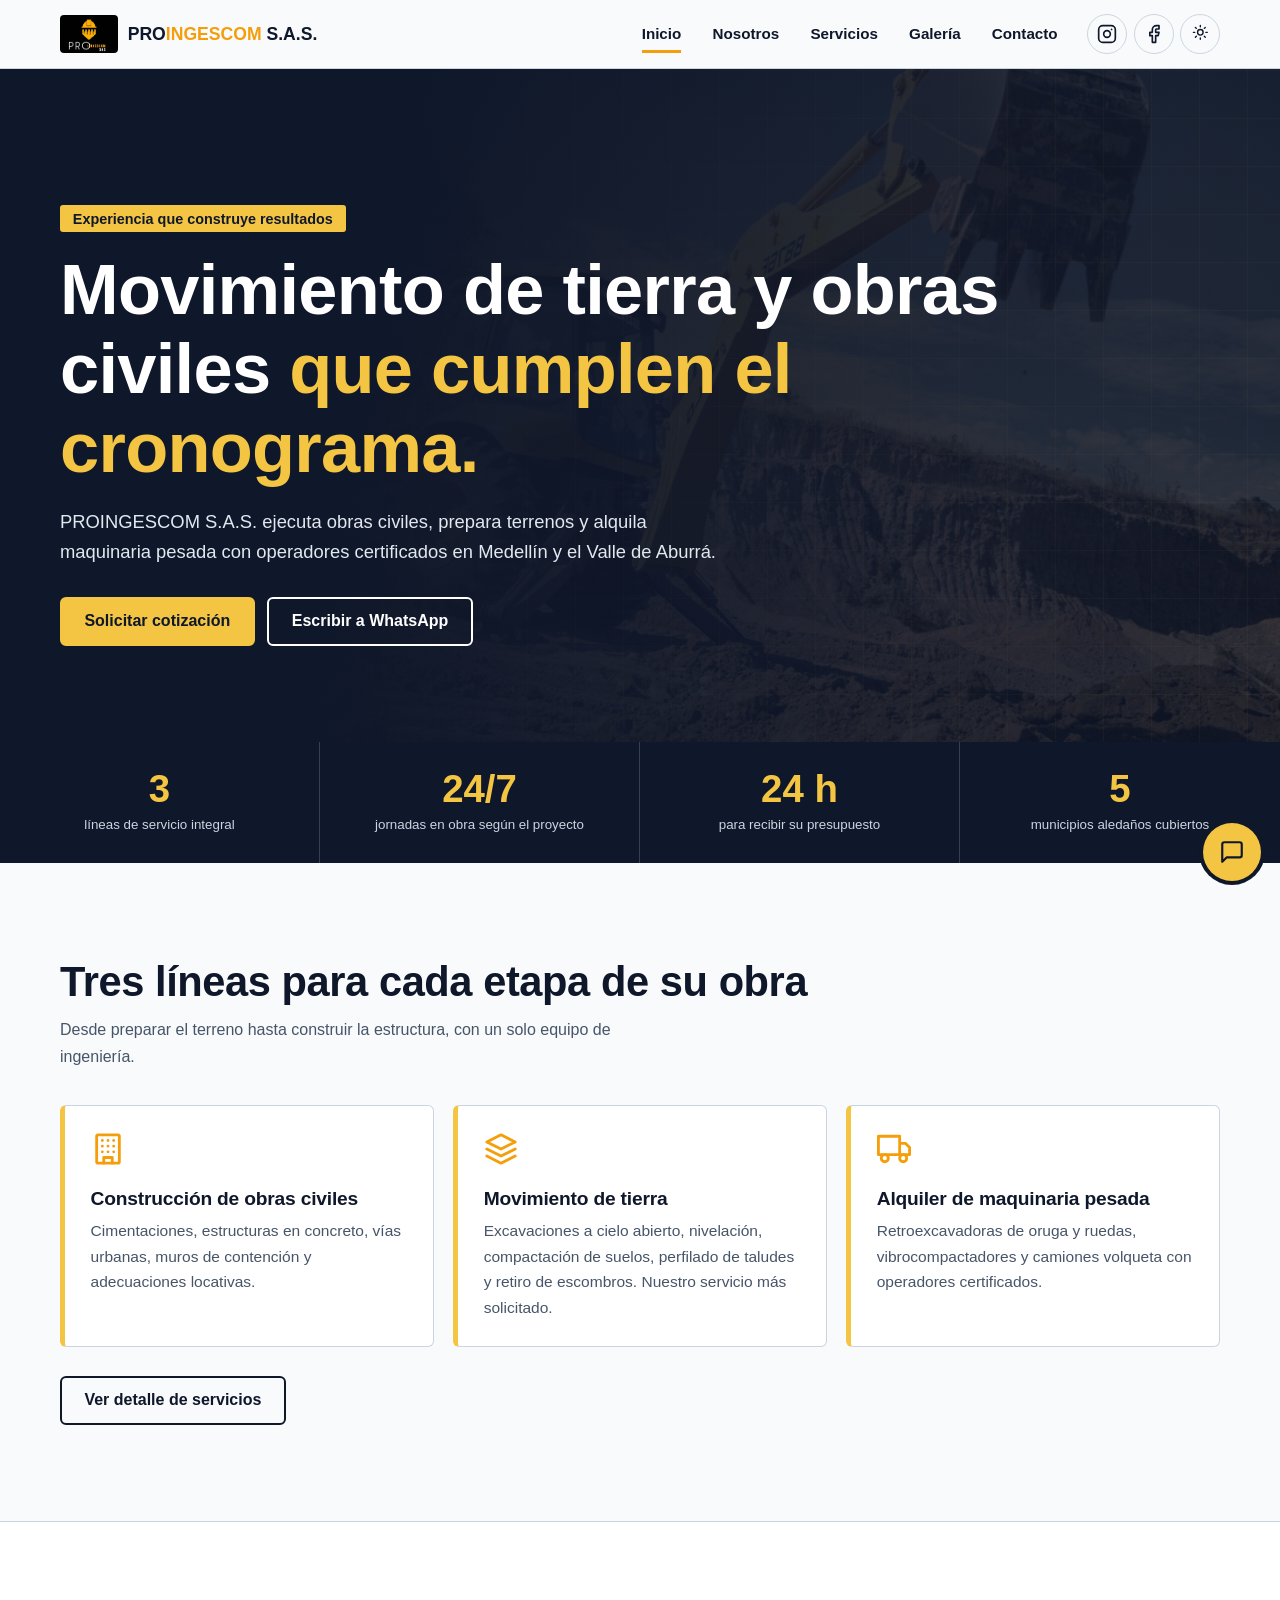
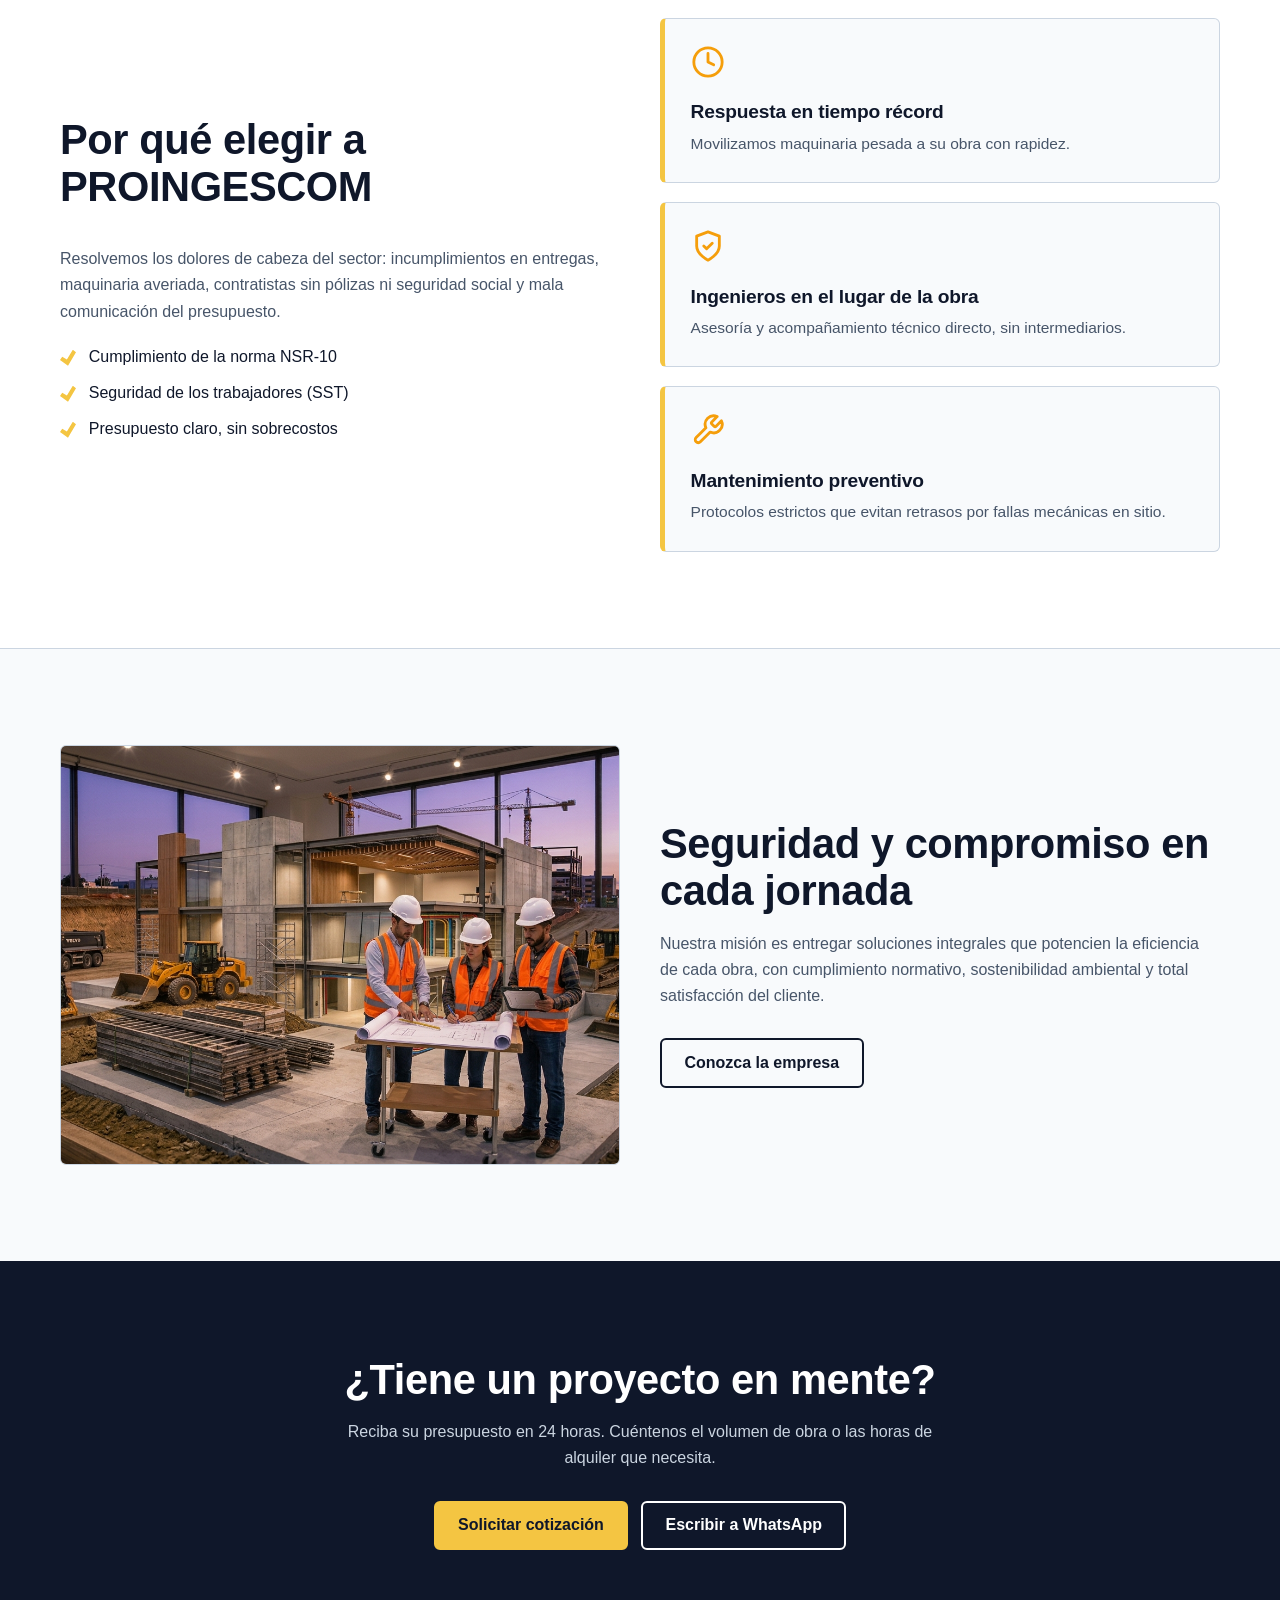
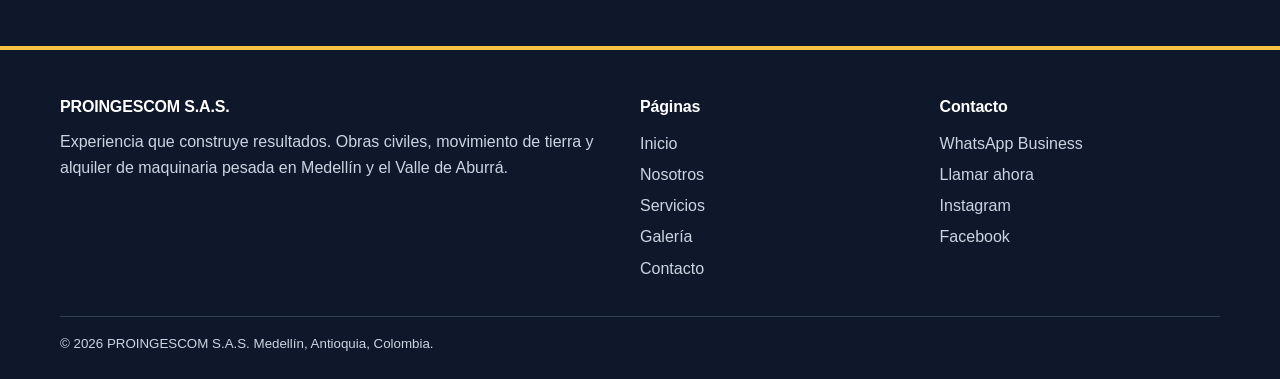
<file: index.html>
<!DOCTYPE html>
<html lang="es"><head><meta charset="utf-8"><meta name="viewport" content="width=device-width,initial-scale=1">
<title>PROINGESCOM S.A.S. | Obras civiles y movimiento de tierra en Medellín</title><meta name="description" content="Obras civiles, movimiento de tierra y alquiler de maquinaria pesada con operadores certificados en Medellín y el Valle de Aburrá. Solicite su cotización en 24 horas.">
<meta property="og:type" content="website">
<meta property="og:title" content="PROINGESCOM S.A.S. | Obras civiles y movimiento de tierra en Medellín">
<meta property="og:description" content="Obras civiles, movimiento de tierra y alquiler de maquinaria pesada con operadores certificados en Medellín y el Valle de Aburrá. Solicite su cotización en 24 horas.">
<meta property="og:locale" content="es_CO">
<meta name="theme-color" content="#0F172A">
<link rel="stylesheet" href="css/styles.css">

<script>try{var t=localStorage.getItem("theme")||(matchMedia("(prefers-color-scheme:dark)").matches?"dark":"light");document.documentElement.dataset.theme=t}catch(e){}</script><script type="application/ld+json">{"@context":"https://schema.org","@type":"GeneralContractor","name":"PROINGESCOM S.A.S.","slogan":"Experiencia que construye resultados","areaServed":["Medellín","Envigado","Itagüí","Sabaneta","Bello","Rionegro"],"address":{"@type":"PostalAddress","addressLocality":"Medellín","addressRegion":"Antioquia","addressCountry":"CO"},"openingHours":["Mo-Fr 07:00-17:00","Sa 07:00-12:00"]}</script>

</head>
<body>
<a class="sr" href="#main">Saltar al contenido</a>
<header class="hdr"><div class="wrap">
<a class="brand" href="index.html" aria-label="PROINGESCOM S.A.S. — Inicio"><img src="assets/img/logo.jpeg" alt="" onerror="this.remove()"><span>PRO<b>INGESCOM</b> S.A.S.</span></a>

<nav class="nav" id="nav" aria-label="Principal">
    <a href="index.html" aria-current=page>Inicio</a>
    <a href="nosotros.html">Nosotros</a>
    <a href="servicios.html">Servicios</a>
    <a href="galeria.html">Galería</a>
    <a href="contacto.html">Contacto</a>
</nav>

<div class="acts">
<a class="ib" href="https://www.instagram.com/proingescom/" target="_blank" rel="noopener" aria-label="Instagram de PROINGESCOM"><svg class="i" viewBox="0 0 24 24" aria-hidden="true"><rect x="2" y="2" width="20" height="20" rx="5"/><circle cx="12" cy="12" r="4"/><path d="M17.5 6.5h.01"/></svg></a>
<a class="ib" href="https://www.facebook.com/Proingescom" target="_blank" rel="noopener" aria-label="Facebook de PROINGESCOM"><svg class="i" viewBox="0 0 24 24" aria-hidden="true"><path d="M18 2h-3a5 5 0 0 0-5 5v3H7v4h3v8h4v-8h3l1-4h-4V7a1 1 0 0 1 1-1h3z"/></svg></a>
<button class="ib" id="themeBtn" aria-label="Cambiar tema"><span class="sun"><svg class="i" viewBox="0 0 24 24" aria-hidden="true"><circle cx="12" cy="12" r="4"/><path d="M12 2v2M12 20v2M4.9 4.9l1.4 1.4M17.7 17.7l1.4 1.4M2 12h2M20 12h2M4.9 19.1l1.4-1.4M17.7 6.3l1.4-1.4"/></svg></span><span class="moon"><svg class="i" viewBox="0 0 24 24" aria-hidden="true"><path d="M21 12.8A9 9 0 1 1 11.2 3a7 7 0 0 0 9.8 9.8z"/></svg>
</span></button>

<button class="ib burger" id="burger" aria-expanded="false" aria-controls="nav" aria-label="Abrir menú"><svg class="i" viewBox="0 0 24 24" aria-hidden="true"><path d="M3 6h18M3 12h18M3 18h18"/>
</svg></button>

</div></div>
</header>
<main id="main">

<section class="hero"><div class="bg">
    <figure class="ph" data-label=""><img src="assets/img/retroexcavadora.jpg" alt="Excavadora Caterpillar realizando movimiento de tierra en Medellín" onerror="this.remove()"></figure>
</div><div class="wrap">
<span class="tag">Experiencia que construye resultados</span>

<h1>Movimiento de tierra y obras civiles <span>que cumplen el cronograma.</span></h1>
<p>PROINGESCOM S.A.S. ejecuta obras civiles, prepara terrenos y alquila maquinaria pesada con operadores certificados en Medellín y el Valle de Aburrá.</p>

<div class="row"><a class="btn" href="contacto.html">Solicitar cotización</a><a class="btn o" href="https://wa.me/573205074383?text=Escribenos" data-wa="Hola PROINGESCOM, quisiera cotizar un proyecto.">Escribir a WhatsApp</a>
</div></div>
</section>

<div class="stats"><div>
    <b data-count="3">0</b><small>líneas de servicio integral</small></div>
    <div><b data-count="24" data-suf="/7">0</b><small>jornadas en obra según el proyecto</small>
    </div><div><b data-count="24" data-suf=" h">0</b><small>para recibir su presupuesto</small></div>
    <div><b data-count="5">0</b><small>municipios aledaños cubiertos</small></div>
</div>

<section class="sec"><div class="wrap">
    <div class="sh rv">
        <h2>Tres líneas para cada etapa de su obra</h2>
        <p>Desde preparar el terreno hasta construir la estructura, con un solo equipo de ingeniería.</p>
    </div><div class="g">
        <article class="card rv"><svg class="i" viewBox="0 0 24 24" aria-hidden="true"><rect x="4" y="2" width="16" height="20" rx="1"/><path d="M9 22v-4h6v4M8 6h.01M12 6h.01M16 6h.01M8 10h.01M12 10h.01M16 10h.01M8 14h.01M12 14h.01M16 14h.01"/></svg>
            
        <h3>Construcción de obras civiles</h3>
        <p>Cimentaciones, estructuras en concreto, vías urbanas, muros de contención y adecuaciones locativas.</p>
        </article><article class="card rv"><svg class="i" viewBox="0 0 24 24" aria-hidden="true"><path d="M12 2 2 7l10 5 10-5-10-5z"/><path d="m2 17 10 5 10-5"/><path d="m2 12 10 5 10-5"/></svg>
            
         <h3>Movimiento de tierra</h3>
         <p>Excavaciones a cielo abierto, nivelación, compactación de suelos, perfilado de taludes y retiro de escombros. Nuestro servicio más solicitado.</p>
        </article><article class="card rv"><svg class="i" viewBox="0 0 24 24" aria-hidden="true"><path d="M1 3h15v13H1zM16 8h4l3 3v5h-7"/><circle cx="5.5" cy="18.5" r="2.5"/><circle cx="18.5" cy="18.5" r="2.5"/></svg>
            <h3>Alquiler de maquinaria pesada</h3>
            <p>Retroexcavadoras de oruga y ruedas, vibrocompactadores y camiones volqueta con operadores certificados.</p>
        </article>
    </div><div class="row">
            <a class="btn o" href="servicios.html">Ver detalle de servicios</a>
        </div></div>
    
    </section>

<section class="sec alt">
    <div class="wrap split"><div class="rv">
        <div class="sh rv">
            <h2>Por qué elegir a PROINGESCOM</h2>
        </div>
        <p class="mute">Resolvemos los dolores de cabeza del sector: incumplimientos en entregas, maquinaria averiada, contratistas sin pólizas ni seguridad social y mala comunicación del presupuesto.</p>

        <ul class="chk">
            <li>Cumplimiento de la norma NSR-10</li>
            <li>Seguridad de los trabajadores (SST)</li>
            <li>Presupuesto claro, sin sobrecostos</li>
        </ul>
    </div><div class="g" style="grid-template-columns:1fr">
        <article class="card rv"><svg class="i" viewBox="0 0 24 24" aria-hidden="true"><circle cx="12" cy="12" r="10"/><path d="M12 6v6l4 2"/></svg>
        <h3>Respuesta en tiempo récord</h3>
        <p>Movilizamos maquinaria pesada a su obra con rapidez.</p>
    </article><article class="card rv"><svg class="i" viewBox="0 0 24 24" aria-hidden="true"><path d="M12 22s8-4 8-10V5l-8-3-8 3v7c0 6 8 10 8 10z"/><path d="m9 12 2 2 4-4"/></svg>
        <h3>Ingenieros en el lugar de la obra</h3>
        <p>Asesoría y acompañamiento técnico directo, sin intermediarios.</p>
    </article><article class="card rv"><svg class="i" viewBox="0 0 24 24" aria-hidden="true"><path d="M14.7 6.3a1 1 0 0 0 0 1.4l1.6 1.6a1 1 0 0 0 1.4 0l3.77-3.77a6 6 0 0 1-7.94 7.94l-6.91 6.91a2.12 2.12 0 0 1-3-3l6.91-6.91a6 6 0 0 1 7.94-7.94l-3.76 3.76z"/></svg>
        <h3>Mantenimiento preventivo</h3><p>Protocolos estrictos que evitan retrasos por fallas mecánicas en sitio.</p>
    </article>
</div></div>
</section>

<section class="sec"><div class="wrap split rv">
    <figure class="ph" data-label="Foto: personal operativo SST"><img src="assets/img/ingenieros-con-planos.jpeg" alt="Ingenieros con casco y chaleco de seguridad revisando planos en obra" loading=lazy onerror="this.remove()"></figure>
    <div>
        <h2>Seguridad y compromiso en cada jornada</h2>
        <p class="mute" style="margin-top:1rem">Nuestra misión es entregar soluciones integrales que potencien la eficiencia de cada obra, con cumplimiento normativo, sostenibilidad ambiental y total satisfacción del cliente.</p>
        <div class="row">
            <a class="btn o" href="nosotros.html">Conozca la empresa</a>
        </div>
    </div></div>
</section>

<section class="sec cta">
    <div class="wrap rv">
        <h2>¿Tiene un proyecto en mente?</h2>
        <p>Reciba su presupuesto en 24 horas. Cuéntenos el volumen de obra o las horas de alquiler que necesita.</p>

<div class="row">
    <a class="btn" href="contacto.html">Solicitar cotización</a>
    <a class="btn o" href="https://wa.me/573205074383?text=Escribenos" data-wa="Hola PROINGESCOM, quisiera cotizar un proyecto.">Escribir a WhatsApp</a>
</div></div>
</section>
</main>

<footer class="ft">
    <div class="wrap"><div class="g"><div>
        <h3>PROINGESCOM S.A.S.</h3>
        <p>Experiencia que construye resultados. Obras civiles, movimiento de tierra y alquiler de maquinaria pesada en Medellín y el Valle de Aburrá.</p>
    </div>
<div>
    <h3>Páginas</h3>
    <a href="index.html">Inicio</a>
    <a href="nosotros.html">Nosotros</a>
    <a href="servicios.html">Servicios</a>
    <a href="galeria.html">Galería</a>
    <a href="contacto.html">Contacto</a>
</div>
<div>
    <h3>Contacto</h3>
    <a href="https://wa.me/573205074383?text=Escribenos" data-wa="Hola PROINGESCOM, quisiera cotizar un proyecto.">WhatsApp Business</a>
    <a href="tel:+573205074383" data-tel>Llamar ahora</a>
    <a href="https://www.instagram.com/proingescom//" target="_blank" rel="noopener">Instagram</a>
    <a href="https://www.facebook.com/Proingescom" target="_blank" rel="noopener">Facebook</a>
</div>
</div>
<small>© <span id="yr">2026</span> PROINGESCOM S.A.S. Medellín, Antioquia, Colombia.</small></div>

</footer>
<div class="fab"><div class="fm2" id="fabMenu" hidden>
    <button type="button" id="openFaq"><svg class="i" viewBox="0 0 24 24" aria-hidden="true"><circle cx="12" cy="12" r="10"/><path d="M9.1 9a3 3 0 0 1 5.8 1c0 2-3 3-3 3M12 17h.01"/></svg> Preguntas frecuentes</button>
    <a href="https://wa.me/573205074383?text=Escribenos" data-wa="Hola PROINGESCOM, necesito asesoría para mi proyecto."><svg class="i" viewBox="0 0 24 24" aria-hidden="true"><path d="M21 15a2 2 0 0 1-2 2H7l-4 4V5a2 2 0 0 1 2-2h14a2 2 0 0 1 2 2z"/></svg> Asesoría por WhatsApp</a>
</div>
<button class="fb" id="fabBtn" aria-expanded="false" aria-controls="fabMenu" aria-label="Ayuda y asesoría"><svg class="i" viewBox="0 0 24 24" aria-hidden="true"><path d="M21 15a2 2 0 0 1-2 2H7l-4 4V5a2 2 0 0 1 2-2h14a2 2 0 0 1 2 2z"/></svg></button>
</div>
<aside class="panel" id="faqPanel" role="dialog" aria-label="Preguntas frecuentes" hidden>

<header>
    <h3>Preguntas frecuentes</h3>
    <button class="ib" id="closeFaq" aria-label="Cerrar"><svg class="i" viewBox="0 0 24 24" aria-hidden="true"><path d="M18 6 6 18M6 6l12 12"/></svg></button>
</header>
<details><summary>¿Tienen maquinaria propia disponible para entrega inmediata?</summary>
    <p>Contamos con retroexcavadoras de oruga y de ruedas, vibrocompactadores y camiones volqueta con operadores certificados. La disponibilidad exacta de cada equipo se confirma al cotizar. 
    <span>
        <ul>
            <li>Dos volquetas</li>
            <li>Dos retroexcabadoras de oruga</li>
            <li>Dos vibrocompactadoras</li>
        </ul>

    </span>
</p>

</details><details><summary>¿Cuál es el estado de los equipos?</summary>
        <p>Aplicamos protocolos estrictos de mantenimiento preventivo para evitar retrasos por fallas mecánicas en la obra.</p>
    </details><details><summary>¿El personal cuenta con certificaciones y SG-SST?</summary>
        <p>La seguridad de los trabajadores (SST) es parte de nuestra misión y el personal en obra trabaja con casco y chaleco de seguridad. Solicite los soportes y certificaciones vigentes con su cotización. 

    <span>
        <ul>
            <li>Sistema de Gestión de Seguridad y Salud en el Trabajo</li>
            <li>Cumplimiento de la Norma NSR-10 </li>
            <li>Certificaciones de Personal Operativo</li>
        </ul>
    </span>
        </p>
    </details><details><summary>¿Cuánto cuesta el metro cúbico excavado o la hora de alquiler?</summary>
        <p>Cada cotización es personalizada según el volumen de obra o la tarifa por hora. Respondemos con presupuesto en 24 horas.</p>
        </details><details><summary>¿Qué obras han terminado?</summary>
        <p>Puede ver el portafolio fotográfico en la sección Galería. Si necesita referencias de obras similares a la suya, pídalas por WhatsApp.</p>
        </details><details><summary>¿En qué zonas trabajan y cuál es el horario?</summary>

        <p>Cubrimos el Valle de Aburrá y municipios aledaños: Envigado, Itagüí, Sabaneta, Bello y Rionegro. Oficina: lunes a viernes de 7:00 a.m. a 5:00 p.m. y sábados de 7:00 a.m. a 12:00 m. Las jornadas en obra se adaptan 24/7 a cada proyecto.</p>
    </details>
    </aside>
<div class="toast" id="toast" role="status" hidden></div>
<script src="js/main.js" defer></script>
</body>
</html>
</file>
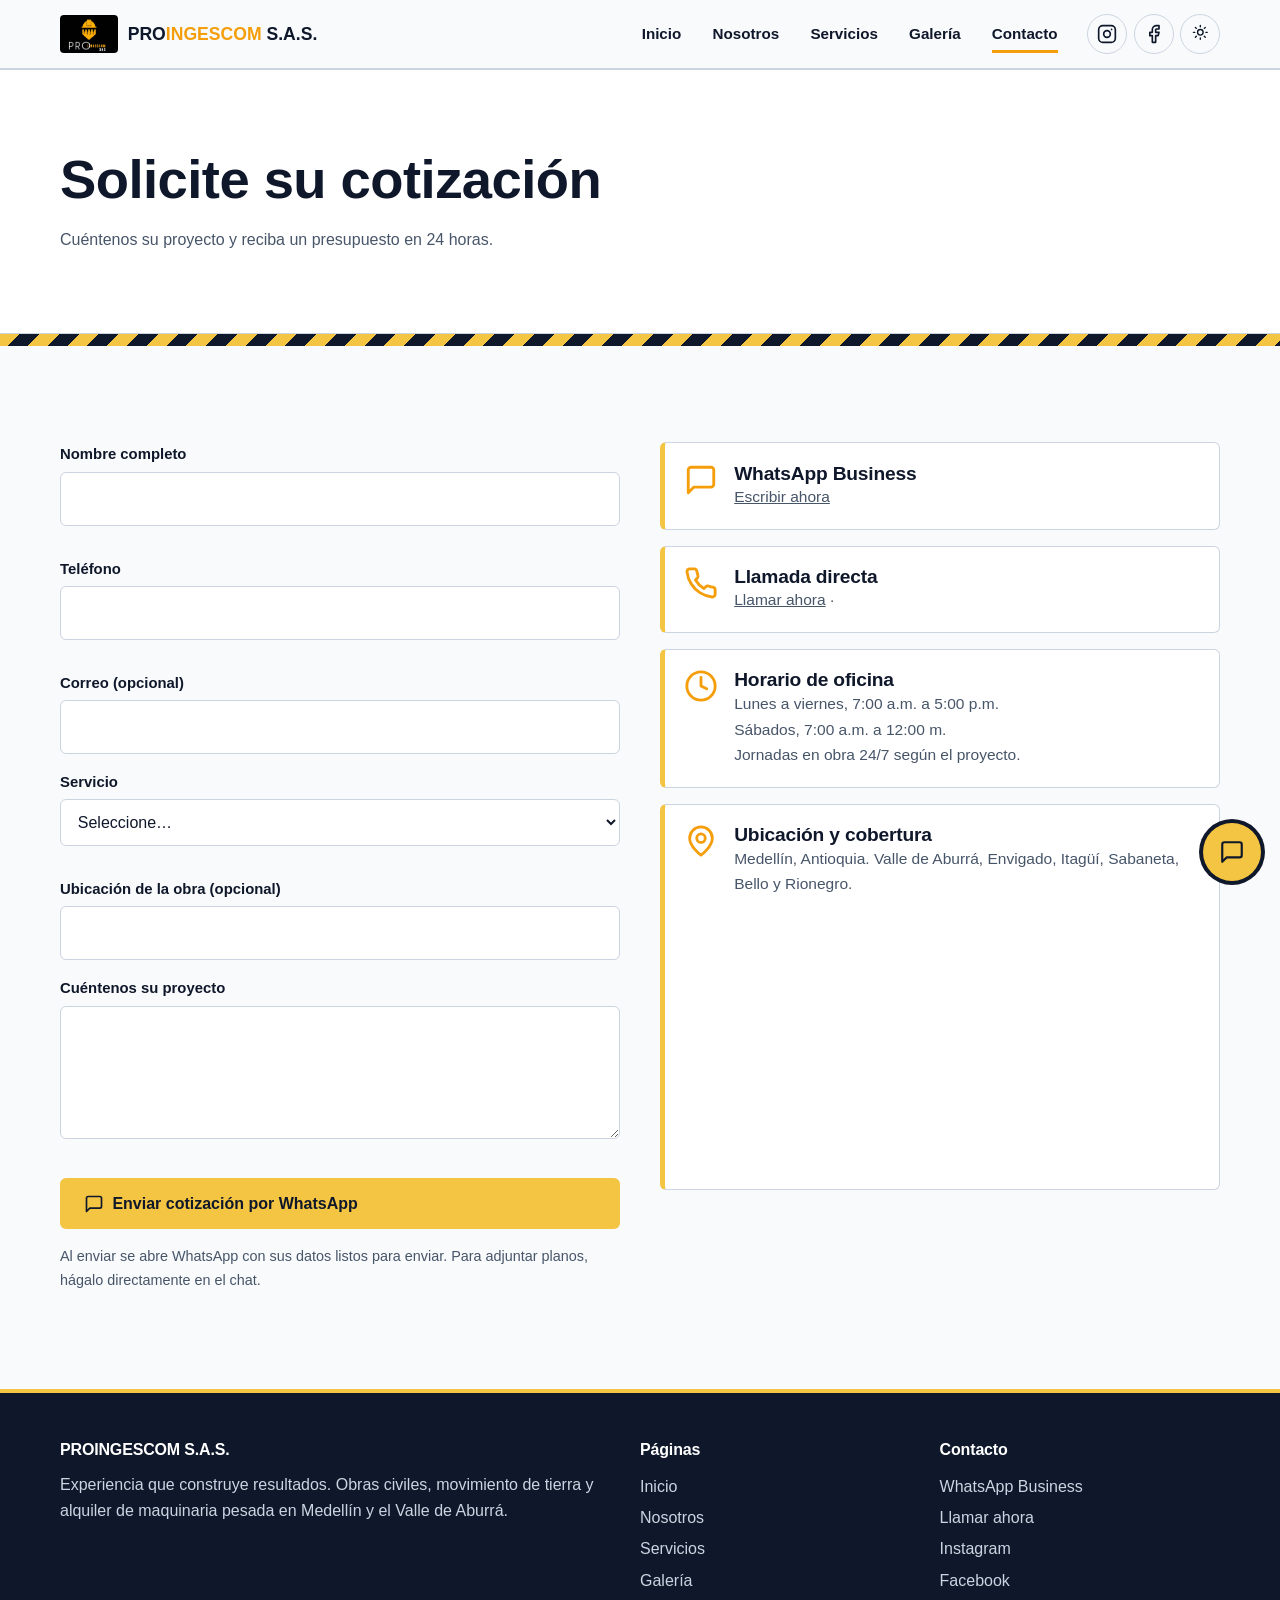
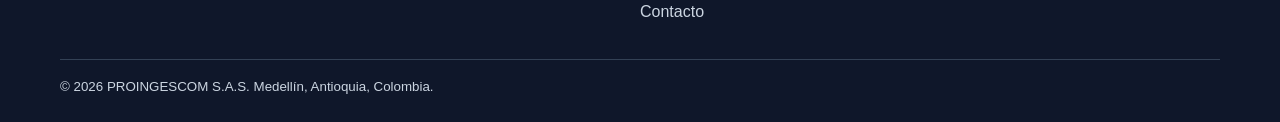
<file: contacto.html>
<!DOCTYPE html>
<html lang="es">
<head>
<meta charset="utf-8">
<meta name="viewport" content="width=device-width,initial-scale=1">
<title>Contacto y cotización | PROINGESCOM S.A.S.</title>
<meta name="description" content="Solicite su cotización en 24 horas o escriba por WhatsApp a PROINGESCOM S.A.S. Cobertura en Medellín, Valle de Aburrá y municipios aledaños.">
<meta property="og:type" content="website"><meta property="og:title" content="Contacto y cotización | PROINGESCOM S.A.S."><meta property="og:description" content="Solicite su cotización en 24 horas o escriba por WhatsApp a PROINGESCOM S.A.S. Cobertura en Medellín, Valle de Aburrá y municipios aledaños."><meta property="og:locale" content="es_CO">
<meta name="theme-color" content="#0F172A">
<link rel="stylesheet" href="css/styles.css">

<script>try{var t=localStorage.getItem("theme")||(matchMedia("(prefers-color-scheme:dark)").matches?"dark":"light");document.documentElement.dataset.theme=t}catch(e){}</script>
</head>
<body>
<a class="sr" href="#main">Saltar al contenido</a>

<header class="hdr">
<div class="wrap">

<a class="brand" href="index.html" aria-label="PROINGESCOM S.A.S. — Inicio"><img src="assets/img/logo.jpeg" alt="" onerror="this.remove()"><span>PRO<b>INGESCOM</b> S.A.S.</span></a>

<nav class="nav" id="nav" aria-label="Principal">
    <a href="index.html">Inicio</a>
    <a href="nosotros.html">Nosotros</a>
    <a href="servicios.html">Servicios</a>
    <a href="galeria.html">Galería</a>
    <a href="contacto.html" aria-current=page>Contacto</a>
</nav>
<div class="acts">
<a class="ib" href="https://www.instagram.com/proingescom/" target="_blank" rel="noopener" aria-label="Instagram de PROINGESCOM"><svg class="i" viewBox="0 0 24 24" aria-hidden="true"><rect x="2" y="2" width="20" height="20" rx="5"/><circle cx="12" cy="12" r="4"/><path d="M17.5 6.5h.01"/></svg></a>
<a class="ib" href="https://www.facebook.com/Proingescom" target="_blank" rel="noopener" aria-label="Facebook de PROINGESCOM"><svg class="i" viewBox="0 0 24 24" aria-hidden="true"><path d="M18 2h-3a5 5 0 0 0-5 5v3H7v4h3v8h4v-8h3l1-4h-4V7a1 1 0 0 1 1-1h3z"/></svg></a>
<button class="ib" id="themeBtn" aria-label="Cambiar tema"><span class="sun"><svg class="i" viewBox="0 0 24 24" aria-hidden="true"><circle cx="12" cy="12" r="4"/><path d="M12 2v2M12 20v2M4.9 4.9l1.4 1.4M17.7 17.7l1.4 1.4M2 12h2M20 12h2M4.9 19.1l1.4-1.4M17.7 6.3l1.4-1.4"/></svg></span>
<span class="moon"><svg class="i" viewBox="0 0 24 24" aria-hidden="true"><path d="M21 12.8A9 9 0 1 1 11.2 3a7 7 0 0 0 9.8 9.8z"/></svg></span></button>

<button class="ib burger" id="burger" aria-expanded="false" aria-controls="nav" aria-label="Abrir menú"><svg class="i" viewBox="0 0 24 24" aria-hidden="true"><path d="M3 6h18M3 12h18M3 18h18"/></svg></button>
</div>
</div>
</header>
<main id="main">
    
    <section class="page-h alt">
        <div class="wrap">
            <h1>Solicite su cotización</h1>
            <p class="mute">Cuéntenos su proyecto y reciba un presupuesto en 24 horas.</p>
        </div>
    </section>
    <div class="hz"></div>

<section class="sec">
    <div class="wrap split" style="align-items:start">
<form id="quote" novalidate class="rv"><div>
    <label for="nombre">Nombre completo</label><input id="nombre" autocomplete="name"><div class="err" id="e-nombre"></div>

</div>
<div><label for="tel">Teléfono</label>
    <input id="tel" type="tel" autocomplete="tel">
    <div class="err" id="e-tel"></div>
</div>
<div>
    <label for="email">Correo (opcional)</label>
    <input id="email" type="email" autocomplete="email">
</div>
<div>
    <label for="serv">Servicio</label>
    <select id="serv"><option value="">Seleccione…</option><option>Construcción de obras civiles</option>
        <option>Movimiento de tierra</option>
        <option>Alquiler de maquinaria pesada</option>
    </select><div class="err" id="e-serv"></div>
</div>

<div><label for="ubic">Ubicación de la obra (opcional)</label>
    <input id="ubic"></div>
<div><label for="msg">Cuéntenos su proyecto</label>
    <textarea id="msg" rows="4"></textarea><div class="err" id="e-msg"></div></div>
<button class="btn" type="submit"><svg class="i" viewBox="0 0 24 24" aria-hidden="true"><path d="M21 15a2 2 0 0 1-2 2H7l-4 4V5a2 2 0 0 1 2-2h14a2 2 0 0 1 2 2z"/></svg> Enviar cotización por WhatsApp</button>
<p class="fm">Al enviar se abre WhatsApp con sus datos listos para enviar. Para adjuntar planos, hágalo directamente en el chat.</p></form>
<div class="info rv">
<div class="card"><svg class="i" viewBox="0 0 24 24" aria-hidden="true"><path d="M21 15a2 2 0 0 1-2 2H7l-4 4V5a2 2 0 0 1 2-2h14a2 2 0 0 1 2 2z"/></svg><div>
    <h3>WhatsApp Business</h3>
    <p><a href="https://wa.me/573205074383?text=Escribenos" data-wa="Hola PROINGESCOM, quisiera cotizar un proyecto.">Escribir ahora</a></p>
</div>
</div>

<div class="card"><svg class="i" viewBox="0 0 24 24" aria-hidden="true"><path d="M22 16.9v3a2 2 0 0 1-2.2 2 19.8 19.8 0 0 1-8.6-3.1 19.5 19.5 0 0 1-6-6A19.8 19.8 0 0 1 2.1 4.2 2 2 0 0 1 4.1 2h3a2 2 0 0 1 2 1.7c.1 1 .4 1.9.7 2.8a2 2 0 0 1-.5 2.1L8.1 9.9a16 16 0 0 0 6 6l1.3-1.3a2 2 0 0 1 2.1-.4c.9.3 1.8.6 2.8.7a2 2 0 0 1 1.7 2z"/></svg><div>
    <h3>Llamada directa</h3>
    <p><a href="tel:+573205074383" data-tel>Llamar ahora</a> · <span></span></p>
</div></div>

<div class="card"><svg class="i" viewBox="0 0 24 24" aria-hidden="true"><circle cx="12" cy="12" r="10"/><path d="M12 6v6l4 2"/></svg><div>
    <h3>Horario de oficina</h3>
    <p>Lunes a viernes, 7:00 a.m. a 5:00 p.m.
    <br>Sábados, 7:00 a.m. a 12:00 m.<br>Jornadas en obra 24/7 según el proyecto.</p>
</div></div>

<div class="card"><svg class="i" viewBox="0 0 24 24" aria-hidden="true"><path d="M20 10c0 6-8 12-8 12S4 16 4 10a8 8 0 0 1 16 0z"/><circle cx="12" cy="10" r="3"/></svg><div>
    <h3>Ubicación y cobertura</h3>
    <p>Medellín, Antioquia. Valle de Aburrá, Envigado, Itagüí, Sabaneta, Bello y Rionegro.
    <br>
    <span><iframe src="https://www.google.com/maps/embed?pb=!1m18!1m12!1m3!1d3966.8479343245117!2d-75.62577202590428!3d6.151114327380563!2m3!1f0!2f0!3f0!3m2!1i1024!2i768!4f13.1!3m3!1m2!1s0x8e46816a4af9166f%3A0x36bdf0eee0b40f80!2s77%20Towers!5e0!3m2!1sen!2sco!4v1794176116563!5m2!1sen!2sco" width="600" height="450" style="border:0;" allowfullscreen="" loading="lazy" referrerpolicy="strict-origin-when-cross-origin"></iframe>
    </span>
</p>
</div></div>
</div></div>
</section>

</main>

<footer class="ft">
    <div class="wrap"><div class="g"><div>
        <h3>PROINGESCOM S.A.S.</h3>
        <p>Experiencia que construye resultados. Obras civiles, movimiento de tierra y alquiler de maquinaria pesada en Medellín y el Valle de Aburrá.</p>
    </div>

<div>
    <h3>Páginas</h3>
    <a href="index.html">Inicio</a>
    <a href="nosotros.html">Nosotros</a>
    <a href="servicios.html">Servicios</a>
    <a href="galeria.html">Galería</a>
    <a href="contacto.html">Contacto</a>
</div>
<div>
    <h3>Contacto</h3>
    <a href="https://wa.me/573205074383?text=Escribenos" data-wa="Hola PROINGESCOM, quisiera cotizar un proyecto.">WhatsApp Business</a>
    <a href="tel:+573205074383" data-tel>Llamar ahora</a>
    <a href="https://www.instagram.com/proingescom/" target="_blank" rel="noopener">Instagram</a>
    <a href="https://www.facebook.com/Proingescom" target="_blank" rel="noopener">Facebook</a>
</div></div>
<small>© <span id="yr">2026</span> PROINGESCOM S.A.S. Medellín, Antioquia, Colombia.</small></div>
</footer>

<div class="fab">
<div class="fm2" id="fabMenu" hidden>
    <button type="button" id="openFaq"><svg class="i" viewBox="0 0 24 24" aria-hidden="true"><circle cx="12" cy="12" r="10"/><path d="M9.1 9a3 3 0 0 1 5.8 1c0 2-3 3-3 3M12 17h.01"/></svg> Preguntas frecuentes</button>
    <a href="https://wa.me/573205074383?text=Escribenos" data-wa="Hola PROINGESCOM, necesito asesoría para mi proyecto."><svg class="i" viewBox="0 0 24 24" aria-hidden="true"><path d="M21 15a2 2 0 0 1-2 2H7l-4 4V5a2 2 0 0 1 2-2h14a2 2 0 0 1 2 2z"/></svg> Asesoría por WhatsApp</a>
</div>

<button class="fb" id="fabBtn" aria-expanded="false" aria-controls="fabMenu" aria-label="Ayuda y asesoría"><svg class="i" viewBox="0 0 24 24" aria-hidden="true"><path d="M21 15a2 2 0 0 1-2 2H7l-4 4V5a2 2 0 0 1 2-2h14a2 2 0 0 1 2 2z"/></svg></button>
</div>
<aside class="panel" id="faqPanel" role="dialog" aria-label="Preguntas frecuentes" hidden>
    
<header>
<h3>Preguntas frecuentes</h3>
<button class="ib" id="closeFaq" aria-label="Cerrar"><svg class="i" viewBox="0 0 24 24" aria-hidden="true"><path d="M18 6 6 18M6 6l12 12"/></svg></button>
</header>

<details><summary>¿Tienen maquinaria propia disponible para entrega inmediata?</summary>
    <p>Contamos con retroexcavadoras de oruga y de ruedas, vibrocompactadores y camiones volqueta con operadores certificados. La disponibilidad exacta de cada equipo se confirma al cotizar. 
        
    <span>
        <ul>
            <li>Dos volquetas</li>
            <li>Dos retroexcabadoras de oruga</li>
            <li>Dos vibrocompactadoras</li>
        </ul>
    </span>

</p></details><details><summary>¿Cuál es el estado de los equipos?</summary>
    <p>Aplicamos protocolos estrictos de mantenimiento preventivo para evitar retrasos por fallas mecánicas en la obra.</p>
</details><details><summary>¿El personal cuenta con certificaciones y SG-SST?</summary>
    <p>La seguridad de los trabajadores (SST) es parte de nuestra misión y el personal en obra trabaja con casco y chaleco de seguridad. Solicite los soportes y certificaciones vigentes con su cotización. 
        <span>
            <ul>
            <li>Sistema de Gestión de Seguridad y Salud en el Trabajo</li>
            <li>Cumplimiento de la Norma NSR-10 </li>
            <li>Certificaciones de Personal Operativo</li>
        </ul>
        </span>

    </p></details><details><summary>¿Cuánto cuesta el metro cúbico excavado o la hora de alquiler?</summary>
        <p>Cada cotización es personalizada según el volumen de obra o la tarifa por hora. Respondemos con presupuesto en 24 horas.</p>

    </details><details><summary>¿Qué obras han terminado?</summary>
        <p>Puede ver el portafolio fotográfico en la sección Galería. Si necesita referencias de obras similares a la suya, pídalas por WhatsApp.</p>
    </details><details><summary>¿En qué zonas trabajan y cuál es el horario?</summary>

        <p>Cubrimos el Valle de Aburrá y municipios aledaños: Envigado, Itagüí, Sabaneta, Bello y Rionegro. Oficina: lunes a viernes de 7:00 a.m. a 5:00 p.m. y sábados de 7:00 a.m. a 12:00 m. Las jornadas en obra se adaptan 24/7 a cada proyecto.</p>
</details>
</aside>

<div class="toast" id="toast" role="status" hidden></div>
<script src="js/main.js" defer></script>
</body>
</html>
</file>
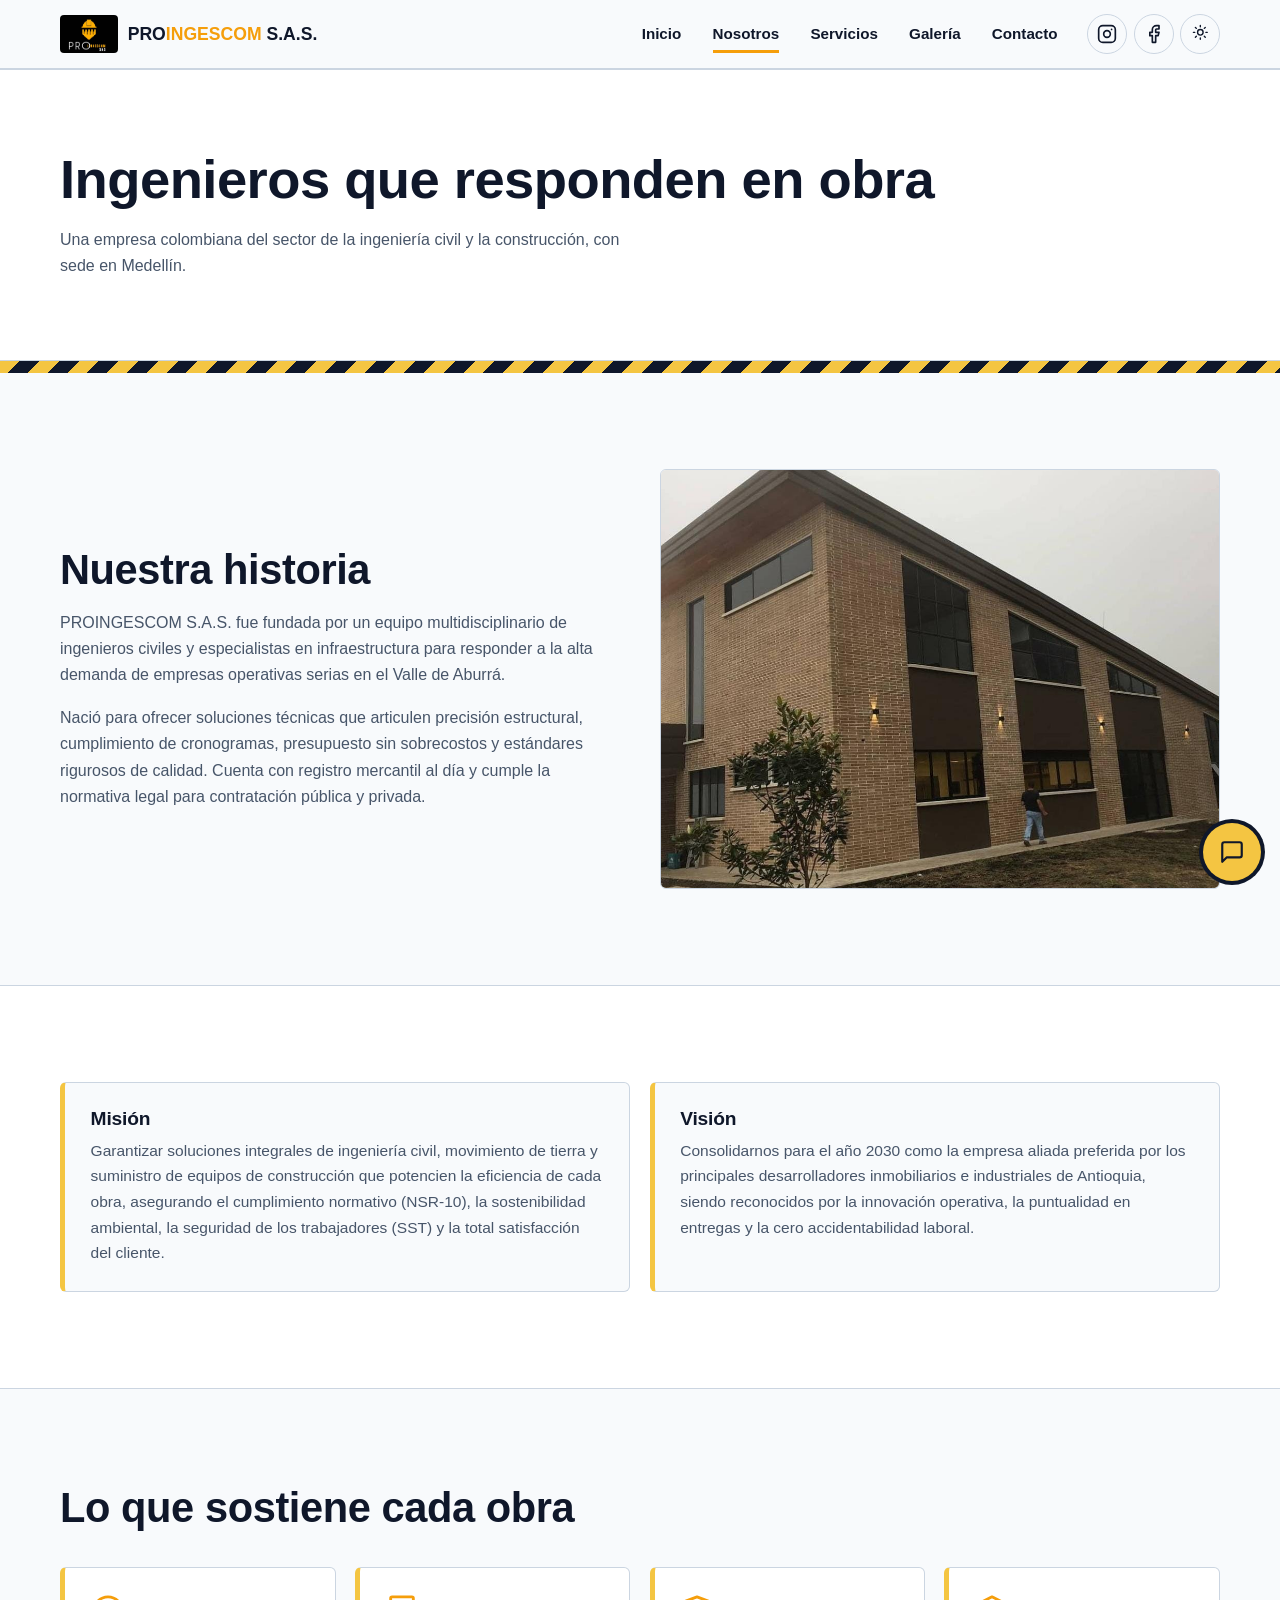
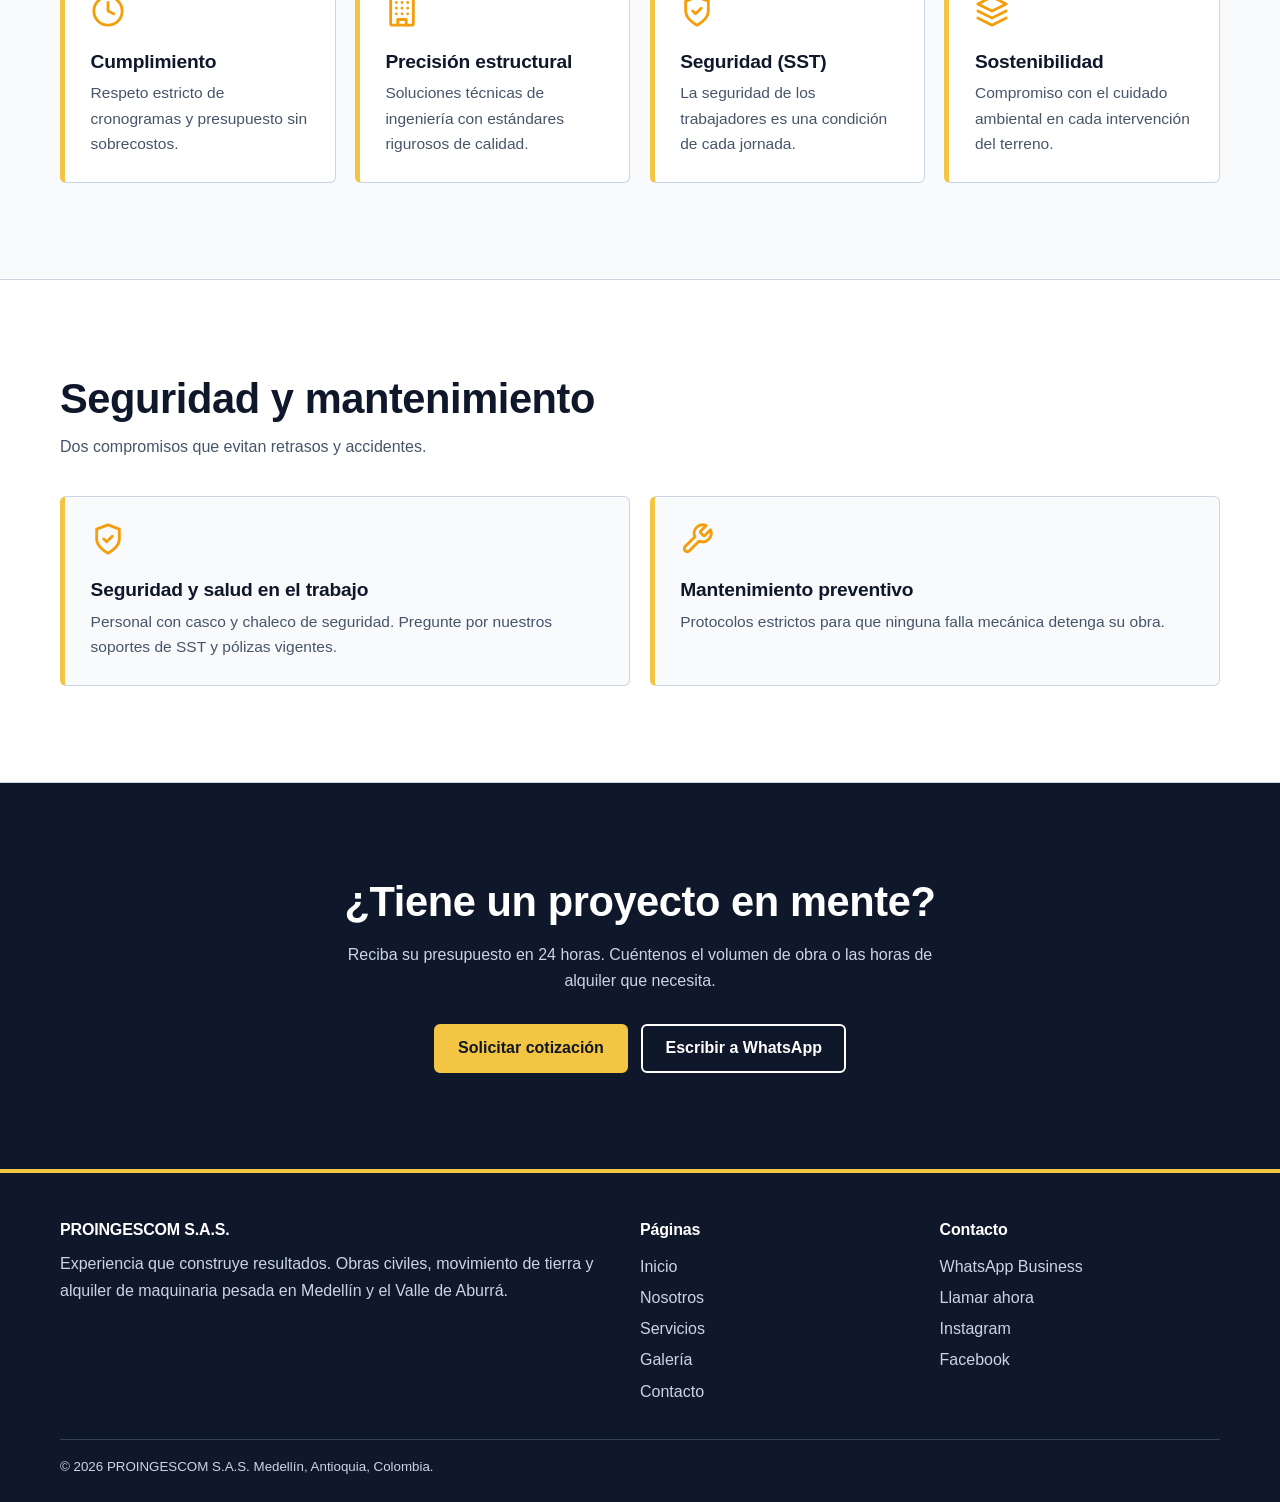
<file: nosotros.html>
<!DOCTYPE html>
<html lang="es">
<head><meta charset="utf-8"><meta name="viewport" content="width=device-width,initial-scale=1">

<title>Nosotros | PROINGESCOM S.A.S.</title>
    
<meta name="description" content="Conozca la historia, misión y compromiso con la seguridad de PROINGESCOM S.A.S., empresa de ingeniería civil y movimiento de tierra en Medellín.">
<meta property="og:type" content="website"><meta property="og:title" content="Nosotros | PROINGESCOM S.A.S."><meta property="og:description" content="Conozca la historia, misión y compromiso con la seguridad de PROINGESCOM S.A.S., empresa de ingeniería civil y movimiento de tierra en Medellín."><meta property="og:locale" content="es_CO">
<meta name="theme-color" content="#0F172A">
<link rel="stylesheet" href="css/styles.css">
<script>try{var t=localStorage.getItem("theme")||(matchMedia("(prefers-color-scheme:dark)").matches?"dark":"light");document.documentElement.dataset.theme=t}catch(e){}</script></head><body>
<a class="sr" href="#main">Saltar al contenido</a>

<header class="hdr"><div class="wrap">
<a class="brand" href="index.html" aria-label="PROINGESCOM S.A.S. — Inicio"><img src="assets/img/logo.jpeg" alt="" onerror="this.remove()"><span>PRO<b>INGESCOM</b> S.A.S.</span></a>
<nav class="nav" id="nav" aria-label="Principal">

    <a href="index.html">Inicio</a>
    <a href="nosotros.html" aria-current=page>Nosotros</a>
    <a href="servicios.html">Servicios</a>
    <a href="galeria.html">Galería</a>
    <a href="contacto.html">Contacto</a></nav>
<div class="acts">

<a class="ib" href="https://www.instagram.com/proingescom/?utm_source=ig_web_button_share_sheet&srtk=ZDNlZDc0MzIxNw%3D%3D" target="_blank" rel="noopener" aria-label="Instagram de PROINGESCOM"><svg class="i" viewBox="0 0 24 24" aria-hidden="true"><rect x="2" y="2" width="20" height="20" rx="5"/><circle cx="12" cy="12" r="4"/><path d="M17.5 6.5h.01"/></svg></a>

<a class="ib" href="https://www.facebook.com/Proingescom" target="_blank" rel="noopener" aria-label="Facebook de PROINGESCOM"><svg class="i" viewBox="0 0 24 24" aria-hidden="true"><path d="M18 2h-3a5 5 0 0 0-5 5v3H7v4h3v8h4v-8h3l1-4h-4V7a1 1 0 0 1 1-1h3z"/></svg></a>

<button class="ib" id="themeBtn" aria-label="Cambiar tema"><span class="sun"><svg class="i" viewBox="0 0 24 24" aria-hidden="true"><circle cx="12" cy="12" r="4"/><path d="M12 2v2M12 20v2M4.9 4.9l1.4 1.4M17.7 17.7l1.4 1.4M2 12h2M20 12h2M4.9 19.1l1.4-1.4M17.7 6.3l1.4-1.4"/></svg></span><span class="moon"><svg class="i" viewBox="0 0 24 24" aria-hidden="true"><path d="M21 12.8A9 9 0 1 1 11.2 3a7 7 0 0 0 9.8 9.8z"/></svg></span></button>

<button class="ib burger" id="burger" aria-expanded="false" aria-controls="nav" aria-label="Abrir menú"><svg class="i" viewBox="0 0 24 24" aria-hidden="true"><path d="M3 6h18M3 12h18M3 18h18"/></svg></button>

</div></div></header><main id="main"><section class="page-h alt"><div class="wrap"><h1>Ingenieros que responden en obra</h1><p class="mute">Una empresa colombiana del sector de la ingeniería civil y la construcción, con sede en Medellín.</p></div></section><div class="hz"></div>

<section class="sec">
    <div class="wrap split"><div class="rv">
    <h2>Nuestra historia</h2>
    <p class="mute" style="margin-top:1rem">PROINGESCOM S.A.S. fue fundada por un equipo multidisciplinario de ingenieros civiles y especialistas en infraestructura para responder a la alta demanda de empresas operativas serias en el Valle de Aburrá.</p>

        <p class="mute" style="margin-top:1rem">Nació para ofrecer soluciones técnicas que articulen precisión estructural, cumplimiento de cronogramas, presupuesto sin sobrecostos y estándares rigurosos de calidad. Cuenta con registro mercantil al día y cumple la normativa legal para contratación pública y privada.</p>

    </div><figure class="ph" data-label="Foto: obra realizada"><img src="assets/img/obra-realizada1.jpeg" alt="Edificación terminada por PROINGESCOM" loading=lazy onerror="this.remove()"></figure></div></section>

<section class="sec alt">
    <div class="wrap"><div class="g" style="grid-template-columns:repeat(auto-fit,minmax(300px,1fr))">
<article class="card rv"><h3>Misión</h3><p>Garantizar soluciones integrales de ingeniería civil, movimiento de tierra y suministro de equipos de construcción que potencien la eficiencia de cada obra, asegurando el cumplimiento normativo (NSR-10), la sostenibilidad ambiental, la seguridad de los trabajadores (SST) y la total satisfacción del cliente.</p></article>

<article class="card rv">
    <h3>Visión</h3><p><span >Consolidarnos para el año 2030 como la empresa aliada preferida por los principales desarrolladores inmobiliarios e industriales de Antioquia, siendo reconocidos por la innovación operativa, la puntualidad en entregas y la cero accidentabilidad laboral.</span></p></article></div></div></section>

<section class="sec"><div 
    class="wrap"><div class="sh rv">
        <h2>Lo que sostiene cada obra</h2></div><div class="g"><article class="card rv"><svg class="i" viewBox="0 0 24 24" aria-hidden="true"><circle cx="12" cy="12" r="10"/><path d="M12 6v6l4 2"/></svg>
        <h3>Cumplimiento</h3>
        <p>Respeto estricto de cronogramas y presupuesto sin sobrecostos.</p>
    </article><article class="card rv"><svg class="i" viewBox="0 0 24 24" aria-hidden="true"><rect x="4" y="2" width="16" height="20" rx="1"/><path d="M9 22v-4h6v4M8 6h.01M12 6h.01M16 6h.01M8 10h.01M12 10h.01M16 10h.01M8 14h.01M12 14h.01M16 14h.01"/></svg>
        <h3>Precisión estructural</h3><p>Soluciones técnicas de ingeniería con estándares rigurosos de calidad.</p></article><article class="card rv"><svg class="i" viewBox="0 0 24 24" aria-hidden="true"><path d="M12 22s8-4 8-10V5l-8-3-8 3v7c0 6 8 10 8 10z"/><path d="m9 12 2 2 4-4"/></svg>
            
        <h3>Seguridad (SST)</h3><p>La seguridad de los trabajadores es una condición de cada jornada.</p></article><article class="card rv"><svg class="i" viewBox="0 0 24 24" aria-hidden="true"><path d="M12 2 2 7l10 5 10-5-10-5z"/><path d="m2 17 10 5 10-5"/><path d="m2 12 10 5 10-5"/></svg>
        <h3>Sostenibilidad</h3><p>Compromiso con el cuidado ambiental en cada intervención del terreno.</p></article></div></div>
    
    </section>

    <section class="sec alt"><div class="wrap">
        <div class="sh rv">
        <h2>Seguridad y mantenimiento</h2>
        <p>Dos compromisos que evitan retrasos y accidentes.</p>
    </div>
    
    <div class="g"><article class="card rv"><svg class="i" viewBox="0 0 24 24" aria-hidden="true"><path d="M12 22s8-4 8-10V5l-8-3-8 3v7c0 6 8 10 8 10z"/><path d="m9 12 2 2 4-4"/></svg>
        
        <h3>Seguridad y salud en el trabajo</h3>
        <p>Personal con casco y chaleco de seguridad. Pregunte por nuestros soportes de SST y pólizas vigentes.</p>
    </article><article class="card rv"><svg class="i" viewBox="0 0 24 24" aria-hidden="true"><path d="M14.7 6.3a1 1 0 0 0 0 1.4l1.6 1.6a1 1 0 0 0 1.4 0l3.77-3.77a6 6 0 0 1-7.94 7.94l-6.91 6.91a2.12 2.12 0 0 1-3-3l6.91-6.91a6 6 0 0 1 7.94-7.94l-3.76 3.76z"/></svg>
        <h3>Mantenimiento preventivo</h3><p>Protocolos estrictos para que ninguna falla mecánica detenga su obra.</p></article></div></div></section>

<section class="sec cta"><div class="wrap rv">
    <h2>¿Tiene un proyecto en mente?</h2><p>Reciba su presupuesto en 24 horas. Cuéntenos el volumen de obra o las horas de alquiler que necesita.</p>
<div class="row"><a class="btn" href="contacto.html">Solicitar cotización</a><a class="btn o" href="#" data-wa="Hola PROINGESCOM, quisiera cotizar un proyecto.">Escribir a WhatsApp</a></div></div></section>
</main>

<footer class="ft"><div class="wrap"><div class="g"><div><h3>PROINGESCOM S.A.S.</h3>
    <p>Experiencia que construye resultados. Obras civiles, movimiento de tierra y alquiler de maquinaria pesada en Medellín y el Valle de Aburrá.</p></div>

    <div>
    <h3>Páginas</h3><a href="index.html">Inicio</a>
    <a href="nosotros.html">Nosotros</a>
    <a href="servicios.html">Servicios</a>
    <a href="galeria.html">Galería</a>
    <a href="contacto.html">Contacto</a></div><div>

        <h3>Contacto</h3><a href="https://wa.me/573205074383?text=Escribenos" data-wa="Hola PROINGESCOM, quisiera cotizar un proyecto.">WhatsApp Business</a>
    <a href="tel:+573205074383" data-tel>Llamar ahora</a>
    <a href="https://www.instagram.com/proingescom/" target="_blank" rel="noopener">Instagram</a>
    <a href="https://www.facebook.com/Proingescom" target="_blank" rel="noopener">Facebook</a></div>
</div>
<small>© <span id="yr">2026</span> PROINGESCOM S.A.S. Medellín, Antioquia, Colombia.</small>
</div>
</footer>

<div class="fab"><div class="fm2" id="fabMenu" hidden>
    <button type="button" id="openFaq"><svg class="i" viewBox="0 0 24 24" aria-hidden="true"><circle cx="12" cy="12" r="10"/><path d="M9.1 9a3 3 0 0 1 5.8 1c0 2-3 3-3 3M12 17h.01"/></svg> Preguntas frecuentes</button>
    <a href="https://wa.me/573205074383?text=Escribenos" data-wa="Hola PROINGESCOM, necesito asesoría para mi proyecto."><svg class="i" viewBox="0 0 24 24" aria-hidden="true"><path d="M21 15a2 2 0 0 1-2 2H7l-4 4V5a2 2 0 0 1 2-2h14a2 2 0 0 1 2 2z"/></svg> Asesoría por WhatsApp</a>
</div>
<button class="fb" id="fabBtn" aria-expanded="false" aria-controls="fabMenu" aria-label="Ayuda y asesoría"><svg class="i" viewBox="0 0 24 24" aria-hidden="true"><path d="M21 15a2 2 0 0 1-2 2H7l-4 4V5a2 2 0 0 1 2-2h14a2 2 0 0 1 2 2z"/></svg></button>
</div>
<aside class="panel" id="faqPanel" role="dialog" aria-label="Preguntas frecuentes" hidden>
    <header>
        <h3>Preguntas frecuentes</h3>
        <button class="ib" id="closeFaq" aria-label="Cerrar"><svg class="i" viewBox="0 0 24 24" aria-hidden="true"><path d="M18 6 6 18M6 6l12 12"/></svg></button>
        
    </header>
    <details><summary>¿Tienen maquinaria propia disponible para entrega inmediata?</summary>
        <p>Contamos con retroexcavadoras de oruga y de ruedas, vibrocompactadores y camiones volqueta con operadores certificados. La disponibilidad exacta de cada equipo se confirma al cotizar. 

    <span>
        <ul>
            <li>Dos volquetas</li>
            <li>Dos retroexcabadoras de oruga</li>
            <li>Dos vibrocompactadoras</li>
        </ul>
    </span>

    </p>
</details><details><summary>¿Cuál es el estado de los equipos?</summary>
    <p>Aplicamos protocolos estrictos de mantenimiento preventivo para evitar retrasos por fallas mecánicas en la obra.</p>

</details><details><summary>¿El personal cuenta con certificaciones y SG-SST?</summary>
            <p>La seguridad de los trabajadores (SST) es parte de nuestra misión y el personal en obra trabaja con casco y chaleco de seguridad. Solicite los soportes y certificaciones vigentes con su cotización. 
               
     <span>
        <ul>
            <li>Sistema de Gestión de Seguridad y Salud en el Trabajo</li>
            <li>Cumplimiento de la Norma NSR-10 </li>
            <li>Certificaciones de Personal Operativo</li>
        </ul>
     </span>
    </p>

    </details><details><summary>¿Cuánto cuesta el metro cúbico excavado o la hora de alquiler?</summary>

        <p>Cada cotización es personalizada según el volumen de obra o la tarifa por hora. Respondemos con presupuesto en 24 horas.</p>

    </details><details><summary>¿Qué obras han terminado?</summary>
    
        <p>Puede ver el portafolio fotográfico en la sección Galería. Si necesita referencias de obras similares a la suya, pídalas por WhatsApp.</p>

    </details><details><summary>¿En qué zonas trabajan y cuál es el horario?</summary>

    <p>Cubrimos el Valle de Aburrá y municipios aledaños: Envigado, Itagüí, Sabaneta, Bello y Rionegro. Oficina: lunes a viernes de 7:00 a.m. a 5:00 p.m. y sábados de 7:00 a.m. a 12:00 m. Las jornadas en obra se adaptan 24/7 a cada proyecto.</p>
</details>
</aside>
<div class="toast" id="toast" role="status" hidden>
</div>
<script src="js/main.js" defer></script>
</body>
</html>
</file>
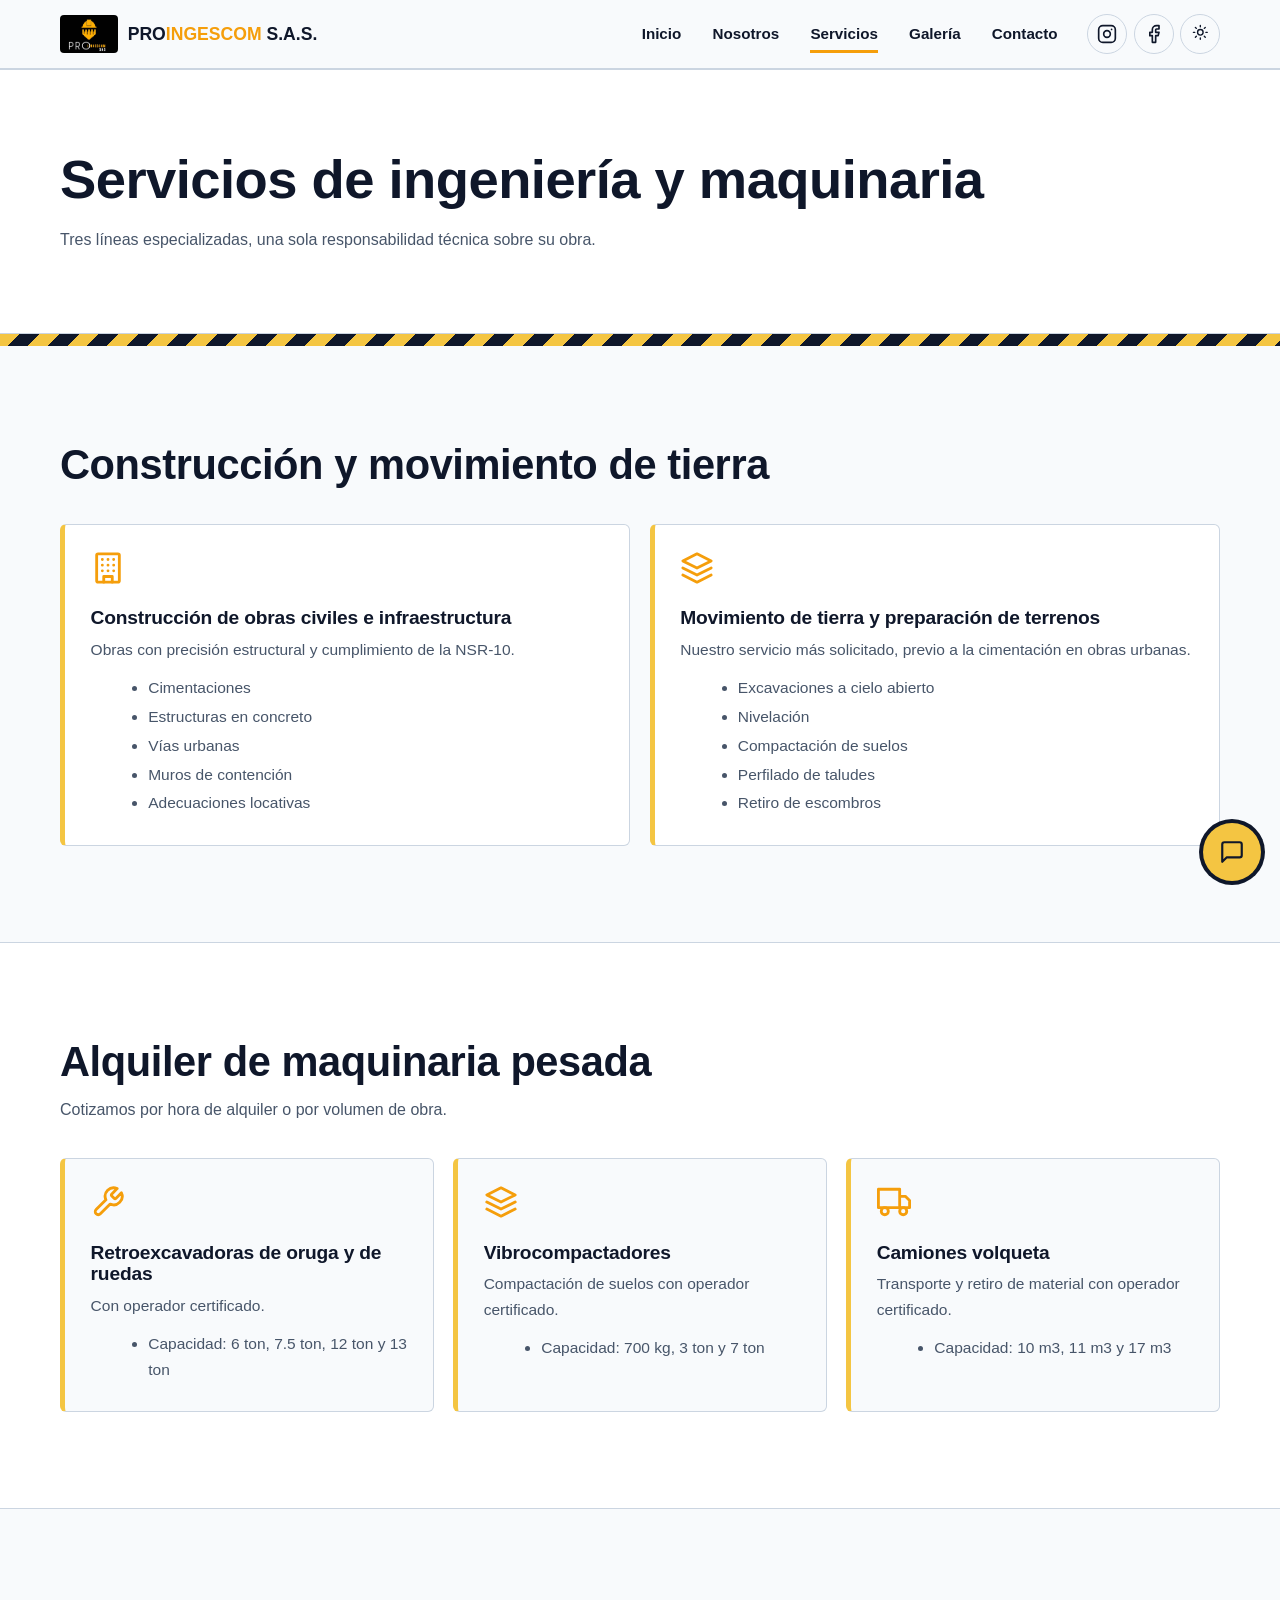
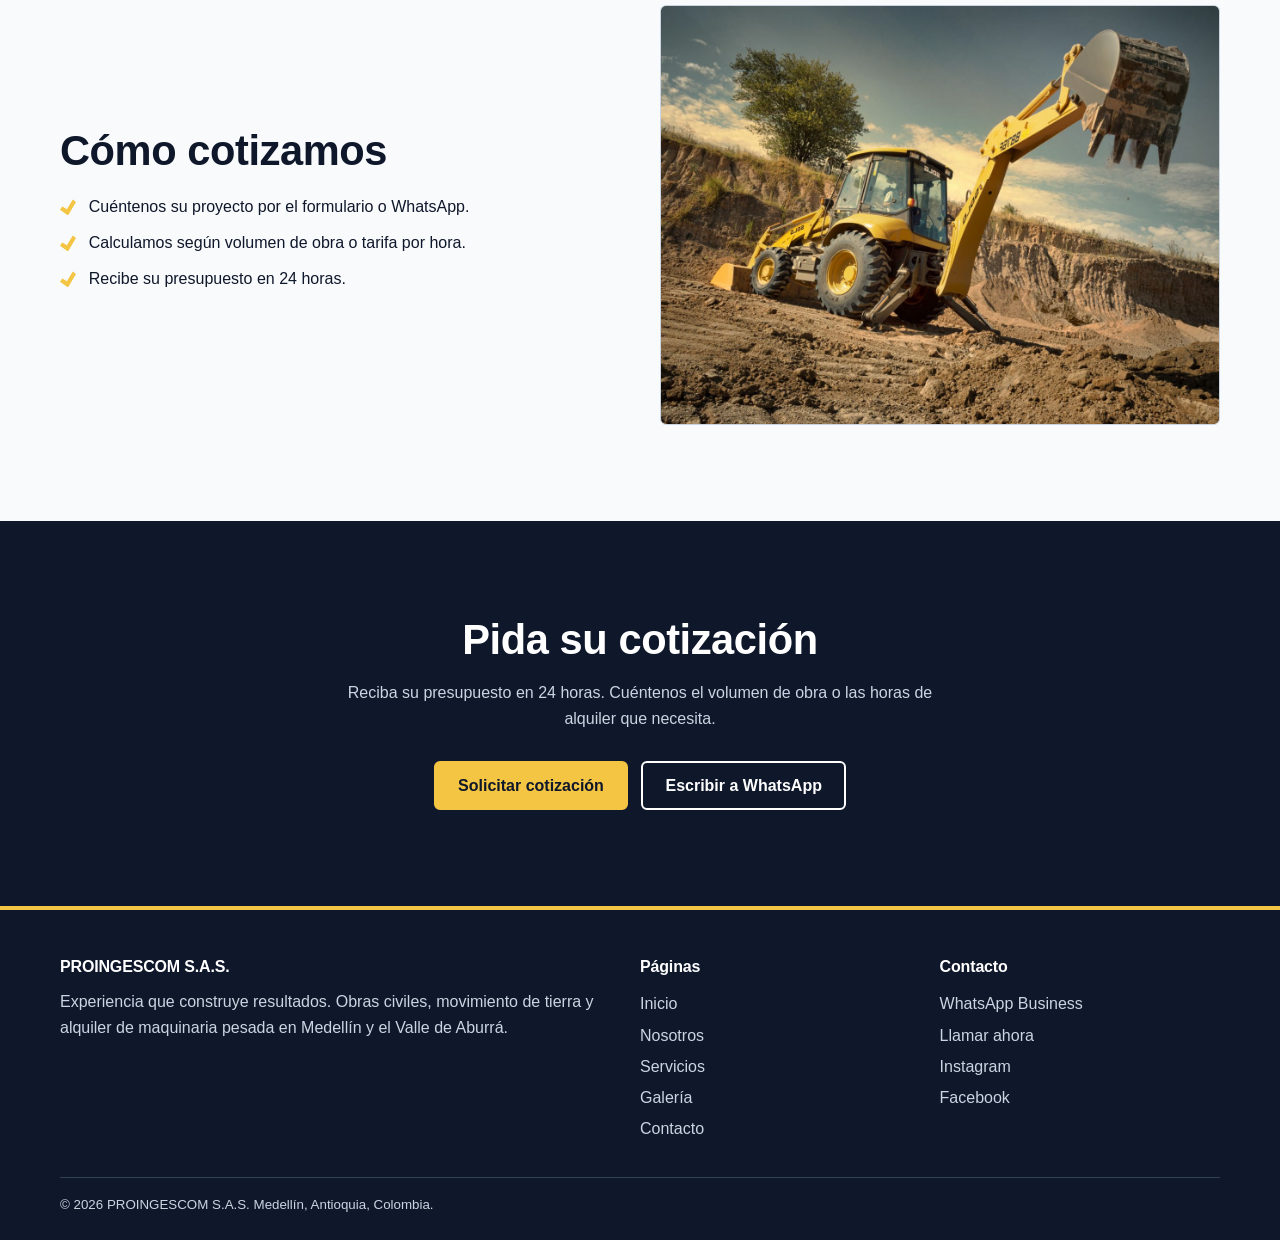
<file: servicios.html>
<!DOCTYPE html>
<html lang="es">
<head>
<meta charset="utf-8">
<meta name="viewport" content="width=device-width,initial-scale=1">
<title>Servicios | Obras civiles, movimiento de tierra y alquiler de maquinaria</title>

<meta name="description" content="Construcción de obras civiles, excavaciones, nivelación, compactación y alquiler de retroexcavadoras, vibrocompactadores y volquetas en Medellín.">
<meta property="og:type" content="website"><meta property="og:title" content="Servicios | Obras civiles, movimiento de tierra y alquiler de maquinaria">
<meta property="og:description" content="Construcción de obras civiles, excavaciones, nivelación, compactación y alquiler de retroexcavadoras, vibrocompactadores y volquetas en Medellín.">
<meta property="og:locale" content="es_CO">
<meta name="theme-color" content="#0F172A">
<link rel="stylesheet" href="css/styles.css">

<script>try{var t=localStorage.getItem("theme")||(matchMedia("(prefers-color-scheme:dark)").matches?"dark":"light");document.documentElement.dataset.theme=t}catch(e){}</script>

</head>
<body>
<a class="sr" href="#main">Saltar al contenido</a>
<header class="hdr"><div class="wrap">

    <a class="brand" href="index.html" aria-label="PROINGESCOM S.A.S. — Inicio"><img src="assets/img/logo.jpeg" alt="" onerror="this.remove()"><span>PRO<b>INGESCOM</b> S.A.S.</span></a>

<nav class="nav" id="nav" aria-label="Principal">
    <a href="index.html">Inicio</a>
    <a href="nosotros.html">Nosotros</a>
    <a href="servicios.html" aria-current=page>Servicios</a>
    <a href="galeria.html">Galería</a>
    <a href="contacto.html">Contacto</a>
</nav>

<div class="acts">
<a class="ib" href="https://www.instagram.com/proingescom/?utm_source=ig_web_button_share_sheet&srtk=ZDNlZDc0MzIxNw%3D%3D" target="_blank" rel="noopener" aria-label="Instagram de PROINGESCOM"><svg class="i" viewBox="0 0 24 24" aria-hidden="true"><rect x="2" y="2" width="20" height="20" rx="5"/><circle cx="12" cy="12" r="4"/><path d="M17.5 6.5h.01"/></svg></a>
<a class="ib" href="https://www.facebook.com/Proingescom" target="_blank" rel="noopener" aria-label="Facebook de PROINGESCOM"><svg class="i" viewBox="0 0 24 24" aria-hidden="true"><path d="M18 2h-3a5 5 0 0 0-5 5v3H7v4h3v8h4v-8h3l1-4h-4V7a1 1 0 0 1 1-1h3z"/></svg></a>
<button class="ib" id="themeBtn" aria-label="Cambiar tema"><span class="sun"><svg class="i" viewBox="0 0 24 24" aria-hidden="true"><circle cx="12" cy="12" r="4"/><path d="M12 2v2M12 20v2M4.9 4.9l1.4 1.4M17.7 17.7l1.4 1.4M2 12h2M20 12h2M4.9 19.1l1.4-1.4M17.7 6.3l1.4-1.4"/></svg></span><span class="moon"><svg class="i" viewBox="0 0 24 24" aria-hidden="true"><path d="M21 12.8A9 9 0 1 1 11.2 3a7 7 0 0 0 9.8 9.8z"/></svg></span></button>

<button class="ib burger" id="burger" aria-expanded="false" aria-controls="nav" aria-label="Abrir menú"><svg class="i" viewBox="0 0 24 24" aria-hidden="true"><path d="M3 6h18M3 12h18M3 18h18"/></svg></button>
</div>

</div>
</header>
<main id="main">
    <section class="page-h alt"><div class="wrap">
        <h1>Servicios de ingeniería y maquinaria</h1>
        <p class="mute">Tres líneas especializadas, una sola responsabilidad técnica sobre su obra.</p>
    </div>
</section>
<div class="hz"></div>

<section class="sec"><div class="wrap">
<div class="sh rv">
    <h2>Construcción y movimiento de tierra</h2>
</div>
<div class="g" style="grid-template-columns:repeat(auto-fit,minmax(320px,1fr))">
<article class="card rv"><svg class="i" viewBox="0 0 24 24" aria-hidden="true"><rect x="4" y="2" width="16" height="20" rx="1"/><path d="M9 22v-4h6v4M8 6h.01M12 6h.01M16 6h.01M8 10h.01M12 10h.01M16 10h.01M8 14h.01M12 14h.01M16 14h.01"/></svg>
    <h3>Construcción de obras civiles e infraestructura</h3>
    <p>Obras con precisión estructural y cumplimiento de la NSR-10.</p>
    <ul>
        <li>Cimentaciones</li>
        <li>Estructuras en concreto</li>
        <li>Vías urbanas</li>
        <li>Muros de contención</li>
        <li>Adecuaciones locativas</li>
    </ul>
</article>

<article class="card rv"><svg class="i" viewBox="0 0 24 24" aria-hidden="true"><path d="M12 2 2 7l10 5 10-5-10-5z"/><path d="m2 17 10 5 10-5"/><path d="m2 12 10 5 10-5"/></svg>
    <h3>Movimiento de tierra y preparación de terrenos</h3>
    <p>Nuestro servicio más solicitado, previo a la cimentación en obras urbanas.</p>
    <ul>
        <li>Excavaciones a cielo abierto</li>
        <li>Nivelación</li>
        <li>Compactación de suelos</li>
        <li>Perfilado de taludes</li>
        <li>Retiro de escombros</li>
    </ul
    ></article>
</div>
</div>
</section>

<section class="sec alt" id="maquinaria">
    <div class="wrap"><div class="sh rv">
        <h2>Alquiler de maquinaria pesada</h2>
        <p>Cotizamos por hora de alquiler o por volumen de obra.</p></div>
        <div class="g">
            <article class="card rv"><svg class="i" viewBox="0 0 24 24" aria-hidden="true"><path d="M14.7 6.3a1 1 0 0 0 0 1.4l1.6 1.6a1 1 0 0 0 1.4 0l3.77-3.77a6 6 0 0 1-7.94 7.94l-6.91 6.91a2.12 2.12 0 0 1-3-3l6.91-6.91a6 6 0 0 1 7.94-7.94l-3.76 3.76z"/></svg>

        <h3>Retroexcavadoras de oruga y de ruedas</h3>
        <p>Con operador certificado.</p>
        <ul>
            <li>Capacidad: <span>6 ton, 7.5 ton, 12 ton y 13 ton</span></li>
        </ul>
    </article>
    <article class="card rv"><svg class="i" viewBox="0 0 24 24" aria-hidden="true"><path d="M12 2 2 7l10 5 10-5-10-5z"/><path d="m2 17 10 5 10-5"/><path d="m2 12 10 5 10-5"/></svg>
        <h3>Vibrocompactadores</h3>
        <p>Compactación de suelos con operador certificado.</p>
        <ul>
            <li>Capacidad: <span>700 kg, 3 ton y 7 ton</span></li>
        </ul>
    </article><article class="card rv"><svg class="i" viewBox="0 0 24 24" aria-hidden="true"><path d="M1 3h15v13H1zM16 8h4l3 3v5h-7"/><circle cx="5.5" cy="18.5" r="2.5"/><circle cx="18.5" cy="18.5" r="2.5"/></svg>
        <h3>Camiones volqueta</h3>
        <p>Transporte y retiro de material con operador certificado.</p>
        <ul>
            <li>Capacidad: <span>10 m3, 11 m3 y 17 m3</span></li>
        </ul>
    </article></div></div>
</section>

<section class="sec"><div class="wrap split rv"><div>
    <h2>Cómo cotizamos</h2>
    <ul class="chk">
        <li>Cuéntenos su proyecto por el formulario o WhatsApp.</li>
        <li>Calculamos según volumen de obra o tarifa por hora.</li>
        <li>Recibe su presupuesto en 24 horas.</li>
    </ul
    ></div><figure class="ph" data-label="Foto: maquinaria pesada"><img src="assets/img/retroexcavadora.jpg" alt="Excavadora Caterpillar en terreno" loading=lazy onerror="this.remove()"></figure></div></section>

<section class="sec cta"><div class="wrap rv">
    <h2>Pida su cotización</h2>
    <p>Reciba su presupuesto en 24 horas. Cuéntenos el volumen de obra o las horas de alquiler que necesita.</p>
<div class="row">
    <a class="btn" href="contacto.html">Solicitar cotización</a>
    <a class="btn o" href="#" data-wa="Hola PROINGESCOM, quisiera cotizar un proyecto.">Escribir a WhatsApp</a>
</div></div>
</section>
</main>

<footer class="ft"><div class="wrap"><div class="g"><div>
    <h3>PROINGESCOM S.A.S.</h3>
    <p>Experiencia que construye resultados. Obras civiles, movimiento de tierra y alquiler de maquinaria pesada en Medellín y el Valle de Aburrá.</p>
</div>
<div>
    <h3>Páginas</h3>
    <a href="index.html">Inicio</a>
    <a href="nosotros.html">Nosotros</a>
    <a href="servicios.html">Servicios</a>
    <a href="galeria.html">Galería</a>
    <a href="contacto.html">Contacto</a>
</div>
<div>
    <h3>Contacto</h3>
    <a href="https://wa.me/573205074383?text=Escribenos" data-wa="Hola PROINGESCOM, quisiera cotizar un proyecto.">WhatsApp Business</a>
    <a href="tel:+573205074383" data-tel>Llamar ahora</a>
    <a href="https://www.instagram.com/proingescom/?utm_source=ig_web_button_share_sheet&srtk=ZDNlZDc0MzIxNw%3D%3D" target="_blank" rel="noopener">Instagram</a>
    <a href="https://www.facebook.com/Proingescom" target="_blank" rel="noopener">Facebook</a>
</div>
</div>
<small>© <span id="yr">2026</span> PROINGESCOM S.A.S. Medellín, Antioquia, Colombia.</small>
</div>
</footer>
<div class="fab"><div class="fm2" id="fabMenu" hidden>
    <button type="button" id="openFaq"><svg class="i" viewBox="0 0 24 24" aria-hidden="true"><circle cx="12" cy="12" r="10"/><path d="M9.1 9a3 3 0 0 1 5.8 1c0 2-3 3-3 3M12 17h.01"/></svg> Preguntas frecuentes</button>
    <a href="https://wa.me/573205074383?text=Escribenos" data-wa="Hola PROINGESCOM, necesito asesoría para mi proyecto."><svg class="i" viewBox="0 0 24 24" aria-hidden="true"><path d="M21 15a2 2 0 0 1-2 2H7l-4 4V5a2 2 0 0 1 2-2h14a2 2 0 0 1 2 2z"/></svg> Asesoría por WhatsApp</a>
</div>

<button class="fb" id="fabBtn" aria-expanded="false" aria-controls="fabMenu" aria-label="Ayuda y asesoría"><svg class="i" viewBox="0 0 24 24" aria-hidden="true"><path d="M21 15a2 2 0 0 1-2 2H7l-4 4V5a2 2 0 0 1 2-2h14a2 2 0 0 1 2 2z"/></svg>
</button>
</div>
<aside class="panel" id="faqPanel" role="dialog" aria-label="Preguntas frecuentes" hidden>

<header>
    <h3>Preguntas frecuentes</h3>
    <button class="ib" id="closeFaq" aria-label="Cerrar"><svg class="i" viewBox="0 0 24 24" aria-hidden="true"><path d="M18 6 6 18M6 6l12 12"/></svg>
    </button>
</header>
<details><summary>¿Tienen maquinaria propia disponible para entrega inmediata?</summary>
    <p>Contamos con retroexcavadoras de oruga y de ruedas, vibrocompactadores y camiones volqueta con operadores certificados. La disponibilidad exacta de cada equipo se confirma al cotizar. 
    
     <span>
        <ul>
            <li>Dos volquetas</li>
            <li>Dos retroexcabadoras de oruga</li>
            <li>Dos vibrocompactadoras</li>
        </ul>
     </span>
    </p>

</details><details><summary>¿Cuál es el estado de los equipos?</summary>
    <p>Aplicamos protocolos estrictos de mantenimiento preventivo para evitar retrasos por fallas mecánicas en la obra.</p>

</details><details><summary>¿El personal cuenta con certificaciones y SG-SST?</summary>
    <p>La seguridad de los trabajadores (SST) es parte de nuestra misión y el personal en obra trabaja con casco y chaleco de seguridad. Solicite los soportes y certificaciones vigentes con su cotización. <span>
        <ul>
            <li>Sistema de Gestión de Seguridad y Salud en el Trabajo</li>
            <li>Cumplimiento de la Norma NSR-10 </li>
            <li>Certificaciones de Personal Operativo</li>
        </ul>
</span>
    
    </p></details><details><summary>¿Cuánto cuesta el metro cúbico excavado o la hora de alquiler?</summary>
    <p>Cada cotización es personalizada según el volumen de obra o la tarifa por hora. Respondemos con presupuesto en 24 horas.</p>
</details><details><summary>¿Qué obras han terminado?</summary>
    <p>Puede ver el portafolio fotográfico en la sección Galería. Si necesita referencias de obras similares a la suya, pídalas por WhatsApp.</p>
</details><details><summary>¿En qué zonas trabajan y cuál es el horario?</summary>
    <p>Cubrimos el Valle de Aburrá y municipios aledaños: Envigado, Itagüí, Sabaneta, Bello y Rionegro. Oficina: lunes a viernes de 7:00 a.m. a 5:00 p.m. y sábados de 7:00 a.m. a 12:00 m. Las jornadas en obra se adaptan 24/7 a cada proyecto.</p>
</details></aside>
<div class="toast" id="toast" role="status" hidden></div>
<script src="js/main.js" defer></script>
</body>
</html>
</file>
<file: css/styles.css>
/* PROINGESCOM S.A.S. — hoja de estilos. Paleta y tipografía según manual visual del brief. */
:root{--y:#F4C542;--y2:#F59E0B;--ink:#0F172A;--ink2:#1E293B;
--bg:#F8FAFC;--surf:#FFFFFF;--text:#0F172A;--mute:#475569;--line:#CBD5E1;--hdr:rgba(248,250,252,.92);
--fh:"Trebuchet MS",Helvetica,Arial,sans-serif;--fb:Arial,Helvetica,sans-serif;--r:6px;--w:1160px}
[data-theme=dark]{--bg:#0F172A;--surf:#1E293B;--text:#F8FAFC;--mute:#94A3B8;--line:#334155;--hdr:rgba(15,23,42,.92)}

*{box-sizing:border-box;margin:0}html{scroll-behavior:smooth;scroll-padding-top:80px}

body{font:16px/1.65 var(--fb);background:var(--bg);color:var(--text);transition:background .25s,color .25s}

img{max-width:100%;display:block}a{color:inherit}

h1,h2,h3{font-family:var(--fh);font-weight:700;line-height:1.12;letter-spacing:-.01em}

h1{font-size:clamp(2.3rem,6vw,4.4rem)}h2{font-size:clamp(1.7rem,3.6vw,2.6rem)}h3{font-size:1.2rem}

p{max-width:66ch}.mute{color:var(--mute)}
:focus-visible{outline:3px solid var(--y2);outline-offset:3px}

.wrap{width:min(var(--w),92%);margin-inline:auto}.sec{padding:clamp(3.5rem,8vw,6rem) 0}

.alt{background:var(--surf);border-block:1px solid var(--line)}

.sr{position:absolute;left:-999px}.sr:focus{left:8px;top:8px;background:var(--y);color:var(--ink);padding:.5rem 1rem;z-index:99}

svg.i{width:1.25em;height:1.25em;fill:none;stroke:currentColor;stroke-width:2;stroke-linecap:round;stroke-linejoin:round;flex:none}

/* header */
.hdr{position:sticky;top:0;z-index:50;background:
var(--hdr);backdrop-filter:blur(10px);border-bottom:1px solid var(--line)}

.hdr .wrap{display:flex;align-items:center;gap:1rem;min-height:68px}

.brand{display:flex;align-items:center;gap:.6rem;text-decoration:none;font:700 1.1rem var(--fh)}

.brand img{height:38px;width:auto;border-radius:4px;background:var(--ink)}

.brand b{color:var(--y2)}

.nav{margin-left:auto;display:flex;gap:.25rem}

.nav a{text-decoration:none;padding:.5rem .85rem;border-radius:var(--r);font-weight:700;font-size:.95rem;position:relative}

.nav a:hover{background:var(--line)}

.nav a[aria-current]::after{content:"";position:absolute;left:.85rem;right:.85rem;bottom:2px;height:3px;background:var(--y2)}

.acts{display:flex;align-items:center;gap:.4rem}

.ib{display:grid;place-items:center;width:40px;height:40px;border:1px solid var(--line);border-radius:50%;background:transparent;color:inherit;cursor:pointer;transition:.2s}

.ib:hover{background:var(--y);color:var(--ink);border-color:var(--y);transform:translateY(-2px)}

.burger{display:none}.moon{display:none}[data-theme=dark] 
.sun{display:none}[data-theme=dark] .moon{display:block}
@media(max-width:860px)

{.burger{display:grid}.nav{position:absolute;top:68px;left:0;right:0;flex-direction:column;background:var(--bg);border-bottom:1px solid var(--line);padding:.5rem 4%;display:none;margin:0}

.nav.open{display:flex}.acts{margin-left:auto}.brand span{font-size:.95rem}}

/* buttons */
.btn{display:inline-flex;align-items:center;gap:.5rem;padding:.85rem 1.4rem;border-radius:var(--r);border:2px solid var(--y);background:var(--y);color:var(--ink);font:700 1rem var(--fh);text-decoration:none;cursor:pointer;transition:.2s}

.btn:hover{background:var(--y2);border-color:var(--y2);transform:translateY(-2px)}

.btn.o{background:transparent;color:inherit;border-color:currentColor}.btn.o:hover{background:var(--y);color:var(--ink);border-color:var(--y)}

.row{display:flex;flex-wrap:wrap;gap:.8rem;margin-top:1.8rem}

/* hero: siempre oscuro, motivo de plano topográfico */

.hero{position:relative;color:#fff;background:var(--ink);overflow:hidden;isolation:isolate}

.hero .bg{position:absolute;inset:0;z-index:-2}.hero .bg .ph{aspect-ratio:auto;height:100%;border:0;border-radius:0;background:none}.hero 

.bg .ph::after{content:none}.hero .bg img{opacity:.45}

.hero::before{content:"";position:absolute;inset:0;z-index:-1;background:linear-gradient(100deg,#0F172A 30%,rgba(15,23,42,.55)),repeating-linear-gradient(0deg,transparent 0 47px,rgba(244,197,66,.09) 47px 48px),repeating-linear-gradient(90deg,transparent 0 47px,rgba(244,197,66,.09) 47px 48px)}

.hero .wrap{padding:clamp(4rem,12vw,8.5rem) 0 clamp(3.5rem,8vw,6rem)}

.tag{display:inline-block;background:var(--y);color:var(--ink);font:700 .9rem var(--fh);padding:.35rem .8rem;border-radius:3px;margin-bottom:1.2rem}

.hero h1 span{color:var(--y)}

.hero p{font-size:1.15rem;margin-top:1.2rem;color:#E2E8F0}

.page-h{padding:clamp(3rem,7vw,5rem) 0}.page-h h1{font-size:clamp(2rem,5vw,3.4rem)}.page-h p{margin-top:1rem}

.hz{height:12px;background:repeating-linear-gradient(135deg,var(--y) 0 14px,var(--ink) 14px 28px)}

.stats{display:grid;grid-template-columns:repeat(4,1fr);background:var(--ink);color:#fff}

.stats div{padding:1.6rem 1rem;border-right:1px solid #334155;text-align:center}.stats div:last-child{border:0}

.stats b{display:block;font:700 2.4rem var(--fh);color:var(--y)}.stats small{color:#CBD5E1}
@media(max-width:700px){.stats{grid-template-columns:1fr 1fr}

.stats div:nth-child(2){border:0}.stats div:nth-child(-n+2){border-bottom:1px solid #334155}}

/* cards */

.sh{margin-bottom:2.2rem}.sh p{margin-top:.7rem;color:var(--mute)}

.g{display:grid;gap:1.2rem;grid-template-columns:repeat(auto-fit,minmax(260px,1fr))}

.card{background:var(--surf);border:1px solid var(--line);border-left:5px solid var(--y);border-radius:var(--r);padding:1.6rem;transition:.2s}

.alt .card{background:var(--bg)}

.card:hover{border-color:var(--y2);transform:translateY(-3px)}

.card .i{width:34px;height:34px;color:var(--y2);margin-bottom:.9rem}

.card p{margin-top:.5rem;color:var(--mute);font-size:.97rem}

.card ul{margin:.8rem 0 0 1.1rem;color:var(--mute);font-size:.97rem}

.card li{margin:.2rem 0}

.split{display:grid;gap:2.5rem;grid-template-columns:1fr 1fr;align-items:center}@media(max-width:820px){.split{grid-template-columns:1fr}}

.ph{position:relative;border:1px solid var(--line);border-radius:var(--r);overflow:hidden;aspect-ratio:4/3;background:repeating-linear-gradient(45deg,var(--surf) 0 12px,var(--bg) 12px 24px)}

.ph::after{content:attr(data-label);position:absolute;inset:0;display:grid;place-items:center;text-align:center;padding:1rem;font-size:.85rem;color:var(--mute);z-index:0}
.ph img{position:absolute;inset:0;width:100%;height:100%;object-fit:cover;z-index:1}

.chk{list-style:none;padding:0;margin-top:1.2rem}.chk li{padding-left:1.8rem;margin:.6rem 0;position:relative}

.chk li::before{content:"";position:absolute;left:0;top:.35em;width:1rem;height:1rem;background:var(--y);clip-path:polygon(14% 44%,0 65%,50% 100%,100% 16%,80% 0,43% 62%)}

.cta{background:var(--ink);color:#fff;text-align:center}.cta p{margin:1rem auto 0;color:#CBD5E1}.cta .row{justify-content:center}

.cta .btn.o{color:#fff}

/* galería */

.filters{display:flex;flex-wrap:wrap;gap:.5rem;margin-bottom:1.6rem}

.fl{padding:.5rem 1rem;border:1px solid var(--line);border-radius:99px;background:transparent;color:inherit;font:700 .9rem var(--fb);cursor:pointer}
.fl[aria-pressed=true]{background:var(--y);border-color:var(--y);color:var(--ink)}

.gal{display:grid;gap:1rem;grid-template-columns:repeat(auto-fill,minmax(260px,1fr))}

.gi{margin:0}.gi[hidden]{display:none}.gi .ph{cursor:zoom-in}

.gi figcaption{padding:.6rem .2rem;font-size:.92rem;color:var(--mute)}

.lb{position:fixed;inset:0;z-index:80;background:rgba(15,23,42,.94);display:grid;place-items:center;padding:1rem}.lb[hidden]{display:none}

.lb img{max-height:82vh;border-radius:var(--r)}

.lb .ib{position:absolute;top:1rem;right:1rem;background:#fff;color:var(--ink)}

/* formulario */

form{display:grid;gap:1rem}label{font-weight:700;font-size:.93rem;display:block;margin-bottom:.3rem}

input,select,textarea{width:100%;padding:.8rem;border:1px solid var(--line);border-radius:var(--r);background:var(--surf);color:var(--text);font:inherit}

input:focus,select:focus,textarea:focus{border-color:var(--y2)}[aria-invalid=true]{border-color:#DC2626}

.err{color:#DC2626;font-size:.85rem;min-height:1.1em}.fm{font-size:.9rem;color:var(--mute)}

.info{display:grid;gap:1rem}.info .card{display:flex;gap:1rem;align-items:flex-start;padding:1.2rem}.info .card .i{margin:0}

.info p{margin:0}

.pend{background:rgba(245,158,11,.18);border:1px dashed var(--y2);padding:0 .35rem;border-radius:3px;font-size:.9em}

/* footer */

.ft{background:var(--ink);color:#CBD5E1;padding:3rem 0 1.5rem;border-top:4px solid var(--y)}

.ft .g{grid-template-columns:2fr 1fr 1fr}@media(max-width:700px)
{.ft .g{grid-template-columns:1fr}}

.ft h3{color:#fff;margin-bottom:.8rem;font-size:1rem}

.ft a{display:block;text-decoration:none;padding:.15rem 0}

.ft a:hover{color:var(--y)}

.ft small{display:block;margin-top:2rem;padding-top:1rem;border-top:1px solid #334155}

/* botón flotante + panel FAQ */

.fab{position:fixed;right:1.2rem;bottom:1.2rem;z-index:60;display:flex;flex-direction:column;align-items:flex-end;gap:.6rem}

.fb{width:58px;height:58px;border-radius:50%;border:0;background:var(--y);color:var(--ink);cursor:pointer;display:grid;place-items:center;box-shadow:0 0 0 4px var(--ink);transition:.2s}

.fb:hover{background:var(--y2);transform:scale(1.06)}

.fb .i{width:26px;height:26px}

.fm2{display:grid;gap:.5rem}.fm2[hidden]{display:none}

.fm2 a,.fm2 button{display:flex;align-items:center;gap:.6rem;padding:.7rem 1rem;border:1px solid var(--line);border-left:5px solid var(--y);border-radius:var(--r);background:var(--surf);color:var(--text);font:700 .95rem var(--fb);cursor:pointer;text-decoration:none;white-space:nowrap}

.fm2 a:hover,.fm2 button:hover{border-color:var(--y2)}
.panel{position:fixed;right:1.2rem;bottom:6rem;z-index:70;width:min(400px,calc(100% - 2.4rem));max-height:70vh;overflow:auto;background:var(--surf);border:1px solid var(--line);border-top:5px solid var(--y);border-radius:var(--r);padding:1.2rem}

.panel[hidden]{display:none}
.panel header{display:flex;justify-content:space-between;align-items:center;margin-bottom:.8rem}
details{border-bottom:1px solid var(--line);padding:.7rem 0}summary{cursor:pointer;font-weight:700;list-style:none;display:flex;justify-content:space-between;gap:1rem}
summary::after{content:"+";color:var(--y2);font-size:1.3rem;line-height:1}details[open] summary::after{content:"−"}
details p{margin-top:.5rem;color:var(--mute);font-size:.94rem}

.toast{position:fixed;left:50%;bottom:1.5rem;transform:translateX(-50%);background:var(--ink);color:#fff;border-left:5px solid var(--y);padding:.9rem 1.2rem;border-radius:var(--r);z-index:90;max-width:90%}
.toast[hidden]{display:none}

/* animación: entrada orquestada en el hero; el resto aparece al hacer scroll */
.rv{opacity:0;transition:opacity .5s}

.rv.on{opacity:1}

.hero .wrap>*{animation:up .6s both}

.hero .wrap>*:nth-child(2){animation-delay:.08s}

.hero .wrap>*:nth-child(3){animation-delay:.16s}

.hero .wrap>*:nth-child(4){animation-delay:.24s}

@keyframes up{from{opacity:0;transform:translateY(16px)}}
@media(prefers-reduced-motion:reduce){*,*::before,*::after{animation:none!important;transition:none!important;scroll-behavior:auto!important}.rv{opacity:1}}

/* ===== ADAPTACIÓN A TABLETS Y CELULARES (agregar al final) ===== */
html{-webkit-text-size-adjust:100%}body{overflow-x:hidden}
.g,.split>*{min-width:0}
.g{grid-template-columns:repeat(auto-fit,minmax(min(100%,260px),1fr))}
.gal{grid-template-columns:repeat(auto-fill,minmax(min(100%,260px),1fr))}
input,select,textarea{font-size:16px}
/* Tablets: el menú se pasa a hamburguesa antes para que nada se apriete */
@media(max-width:1024px){
.burger{display:grid}
.nav{position:absolute;top:68px;left:0;right:0;flex-direction:column;background:var(--bg);border-bottom:1px solid var(--line);padding:.5rem 4%;display:none;margin:0}
.nav.open{display:flex}.nav a{padding:.9rem .85rem}.nav a[aria-current]::after{right:auto;width:40px}
.acts{margin-left:auto}
.sec{padding:clamp(3rem,7vw,4.5rem) 0}}
/* Celulares */
@media(max-width:700px){
.g[style]{grid-template-columns:1fr!important}
.split{gap:1.8rem}.card{padding:1.2rem}
.stats b{font-size:2rem}.stats div{padding:1.2rem .6rem}}
@media(max-width:600px){
.wrap{width:90%}
h1{font-size:clamp(1.9rem,8.5vw,2.6rem)}
.hero .wrap{padding:3.5rem 0 3rem}.hero p{font-size:1.05rem}
.hero .row .btn,.cta .row .btn,form .btn{flex:1 1 100%;justify-content:center}
.filters{overflow-x:auto;flex-wrap:nowrap;padding-bottom:.4rem}.fl{white-space:nowrap}
.fab{right:.9rem;bottom:.9rem}.fb{width:52px;height:52px}
.fm2 a,.fm2 button{white-space:normal}
.panel{left:.9rem;right:.9rem;width:auto;bottom:5.2rem;max-height:65vh}
.toast{width:90%;bottom:5.5rem}}
@media(max-width:480px){
.hdr .wrap{gap:.5rem;min-height:62px}.nav{top:62px}
.acts{gap:.25rem}.ib{width:38px;height:38px}
.brand{min-width:0}.brand img{height:30px}.brand span{font-size:.8rem;line-height:1.1;max-width:100px}}
@media(max-width:360px){.brand img{display:none}}
/* Pantallas táctiles: sin efectos de elevación al tocar */
@media(hover:none){.card:hover,.btn:hover,.ib:hover,.fb:hover{transform:none}}

/* Mapa y tarjetas de contacto: se ajustan al ancho de la pantalla */
.info,.info .card,.info .card>div{min-width:0;max-width:100%}
.info .card>div{flex:1}
iframe{display:block;width:100%!important;max-width:100%;border:0;border-radius:var(--r)}
.info iframe{height:260px!important;margin-top:.8rem}
.info .card iframe{width:calc(100% + 50px)!important;max-width:none;margin-left:-50px}
</file>
